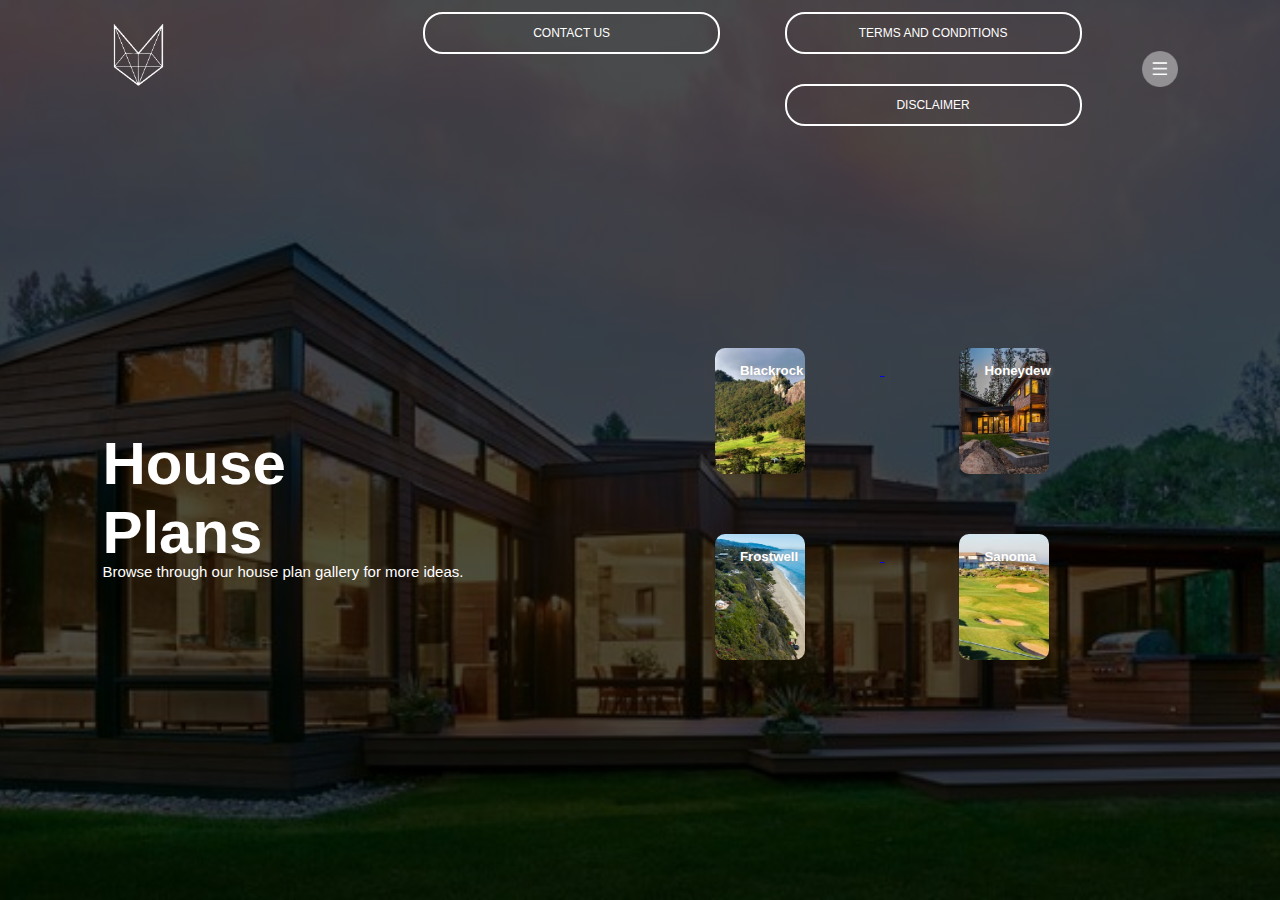
<file: index.html>
<!--
Comments:

-->

<!DOCTYPE html>
<html>
<head>
	  <meta name="viewport" content="width=device-width, initial-scale=1.0">

	  <link rel="stylesheet" href="style.css">

	  <title>HOUSE PLANS</title>

</head>
<body>
     <div class="container">
          <div class="navbar">
               <img src="Img/001.png" class="logo">
               <nav>
                    <ul>
                         <li><a href="007contact.html"><button href="007contact.html" class="btn">CONTACT US</button></a></li>
                         <li><a href="006terms.html"><button href="006terms.html" class="btn">TERMS AND CONDITIONS</button></a></li>
                         <li><a href="005disclaimer.html"><button href="005disclaimer" class="btn">DISCLAIMER</button></a></li>
                    </ul>
               </nav>
               <img src="Img/002.png" class="menu-icon">
         </div>
             <div class="row">
                 <div class="col">
                    <h1>House Plans</h1>
                    <p><br><br><br>Browse through our house plan gallery for more ideas.</p>
                 </div>

                 <div class="col">

                    <a href="001houses.html">
                    <div class="card card1">
                         <h5>Blackrock</h5>
                         <p></p>
                    </div>
                     </a>

                    <a href="002houses.html">
                    <div class="card card2">
                         <h5>Honeydew</h5>
                         <p></p>
                    </div>
                    </a>

                    <br>

                    <a href="003houses.html">
                    <div class="card card3">
                         <h5>Frostwell</h5>
                         <p></p>
                    </div>
                    </a>

                    <a href="004houses.html">
                    <div class="card card4">
                         <h5>Sanoma</h5>
                         <p></p>
                    </div>
                    </a>

                 </div>
             </div>
     </div>
</body>

</html>
</file>
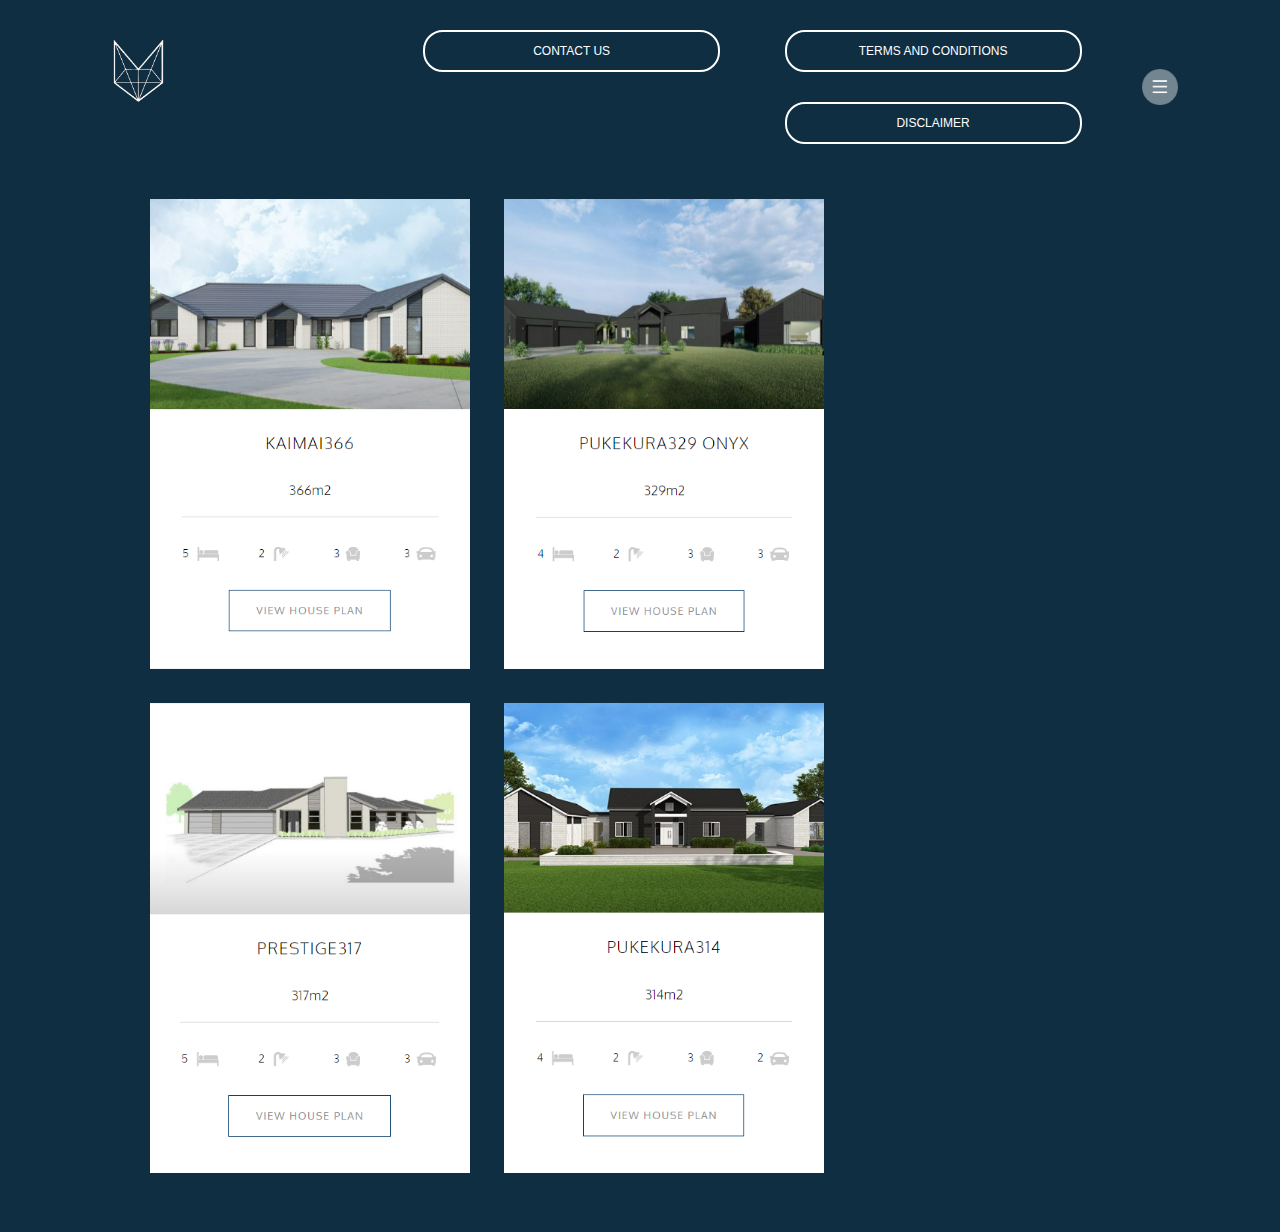
<file: 001houses.html>
<!--
Comments:

-->

<!DOCTYPE html>
<html>
<head>
	  <meta charset="UTF-8">
	  <meta http-equiv="X-UA-Compatible" content="IE=edge">
	  <meta name="viewport" content="width=device-width, initial-scale-1.0">

	  <link rel="stylesheet" type="text/css" href="001houses.css">

	  <title>House Gallery</title>

</head>
<body>

     <div class="container">
          <div class="navbar">
               <a href="index.html"><img src="Img/001.png" class="logo">
               <nav>
                    <ul>
                         <li><a href="007contact.html"><button href="007contact.html" class="btn">CONTACT US</button></a></li>
                         <li><a href="006terms.html"><button href="006terms.html" class="btn">TERMS AND CONDITIONS</button></a></li>
                         <li><a href="005disclaimer.html"><button href="005disclaimer" class="btn">DISCLAIMER</button></a></li>
                    </ul>
               </nav>
               <img src="Img/002.png" class="menu-icon">
         </div>

	<div class="gallery">
		<a href="Img/001gallery/001blackrock/001.png"><img src="Img/001gallery/001blackrock/resize/001.png" ></a>
		<a href="Img/001gallery/001blackrock/002.png"><img src="Img/001gallery/001blackrock/resize/002.png" ></a>
		<a href="Img/001gallery/001blackrock/003.png"><img src="Img/001gallery/001blackrock/resize/003.png" ></a>
		<a href="Img/001gallery/001blackrock/004.png"><img src="Img/001gallery/001blackrock/resize/004.png" ></a>


	</div>

    </div>
</body>
</html>
</file>
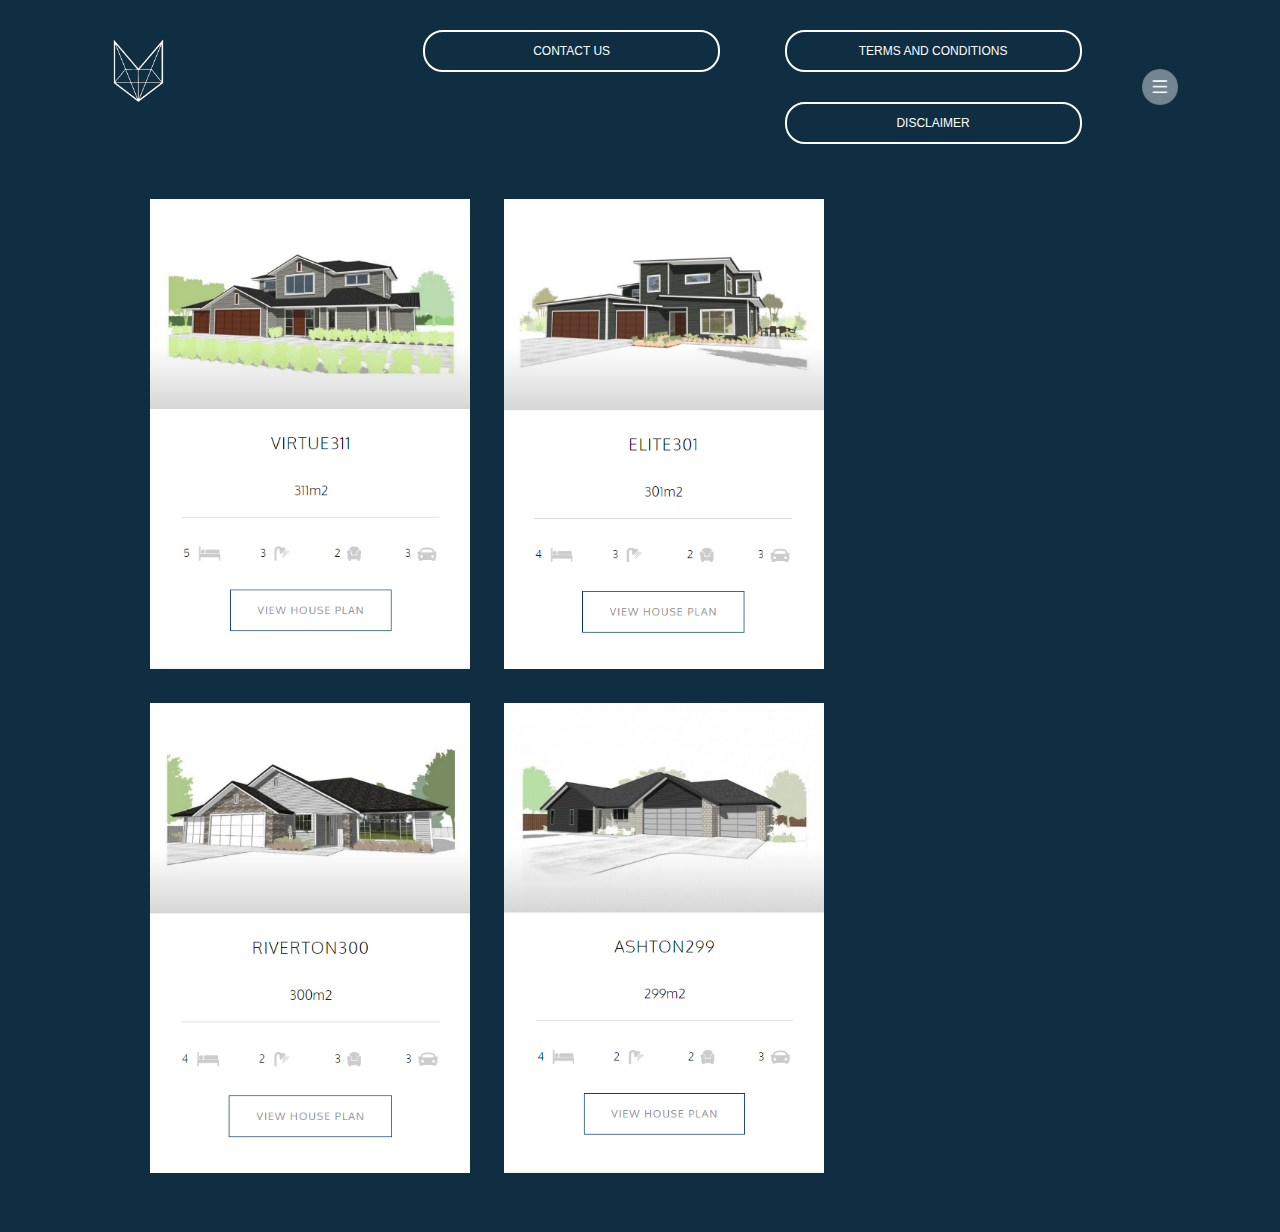
<file: 002houses.html>
<!--
Comments:

-->

<!DOCTYPE html>
<html>
<head>
	  <meta charset="UTF-8">
	  <meta http-equiv="X-UA-Compatible" content="IE=edge">
	  <meta name="viewport" content="width=device-width, initial-scale-1.0">

	  <link rel="stylesheet" type="text/css" href="001houses.css">

	  <title>House Gallery</title>

</head>
<body>

     <div class="container">
          <div class="navbar">
               <a href="index.html"><img src="Img/001.png" class="logo">
               <nav>
                    <ul>
                         <li><a href="007contact.html"><button href="007contact.html" class="btn">CONTACT US</button></a></li>
                         <li><a href="006terms.html"><button href="006terms.html" class="btn">TERMS AND CONDITIONS</button></a></li>
                         <li><a href="005disclaimer.html"><button href="005disclaimer" class="btn">DISCLAIMER</button></a></li>
                    </ul>
               </nav>
               <img src="Img/002.png" class="menu-icon">
         </div>

	<div class="gallery">
		<a href="Img/001gallery/002honeydew/001.png"><img src="Img/001gallery/002honeydew/resize/001.png" ></a>
		<a href="Img/001gallery/002honeydew/002.png"><img src="Img/001gallery/002honeydew/resize/002.png" ></a>
		<a href="Img/001gallery/002honeydew/003.png"><img src="Img/001gallery/002honeydew/resize/003.png" ></a>
		<a href="Img/001gallery/002honeydew/004.png"><img src="Img/001gallery/002honeydew/resize/004.png" ></a>


	</div>

    </div>
</body>
</html>
</file>
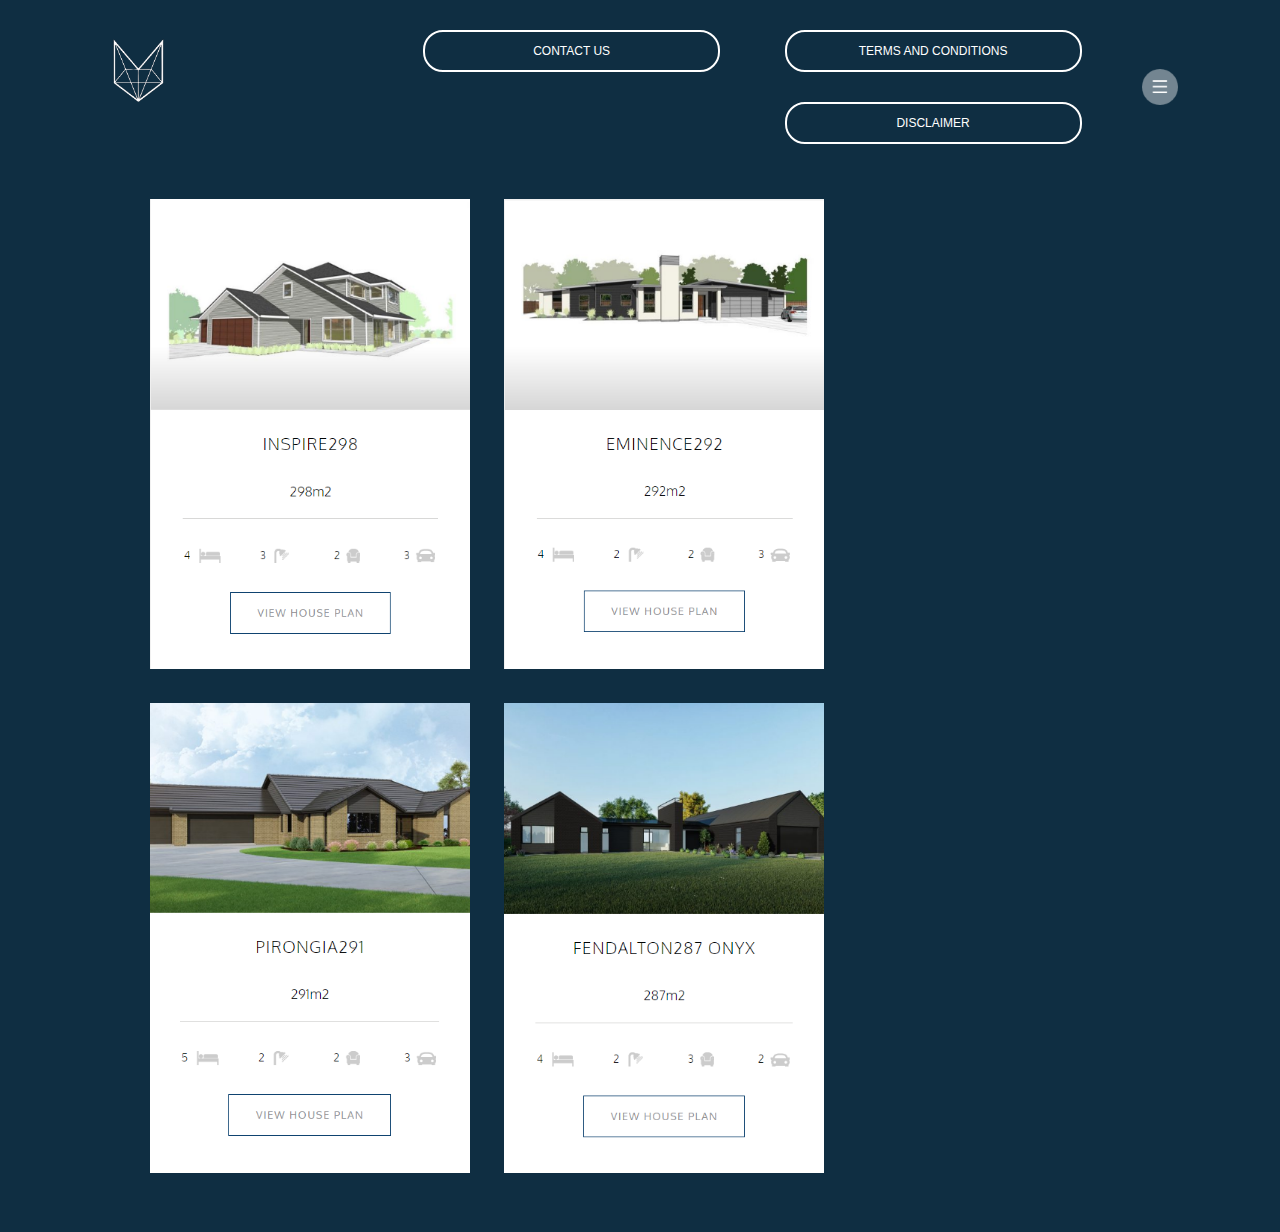
<file: 003houses.html>
<!--
Comments:

-->

<!DOCTYPE html>
<html>
<head>
	  <meta charset="UTF-8">
	  <meta http-equiv="X-UA-Compatible" content="IE=edge">
	  <meta name="viewport" content="width=device-width, initial-scale-1.0">

	  <link rel="stylesheet" type="text/css" href="001houses.css">

	  <title>House Gallery</title>

</head>
<body>

     <div class="container">
          <div class="navbar">
               <a href="index.html"><img src="Img/001.png" class="logo">
               <nav>
                    <ul>
                         <li><a href="007contact.html"><button href="007contact.html" class="btn">CONTACT US</button></a></li>
                         <li><a href="006terms.html"><button href="006terms.html" class="btn">TERMS AND CONDITIONS</button></a></li>
                         <li><a href="005disclaimer.html"><button href="005disclaimer" class="btn">DISCLAIMER</button></a></li>
                    </ul>
               </nav>
               <img src="Img/002.png" class="menu-icon">
         </div>

	<div class="gallery">
		<a href="Img/001gallery/003frostwell/001.png"><img src="Img/001gallery/003frostwell/resize/001.png" ></a>
		<a href="Img/001gallery/003frostwell/002.png"><img src="Img/001gallery/003frostwell/resize/002.png" ></a>
		<a href="Img/001gallery/003frostwell/003.png"><img src="Img/001gallery/003frostwell/resize/003.png" ></a>
		<a href="Img/001gallery/003frostwell/004.png"><img src="Img/001gallery/003frostwell/resize/004.png" ></a>


	</div>

    </div>
</body>
</html>
</file>
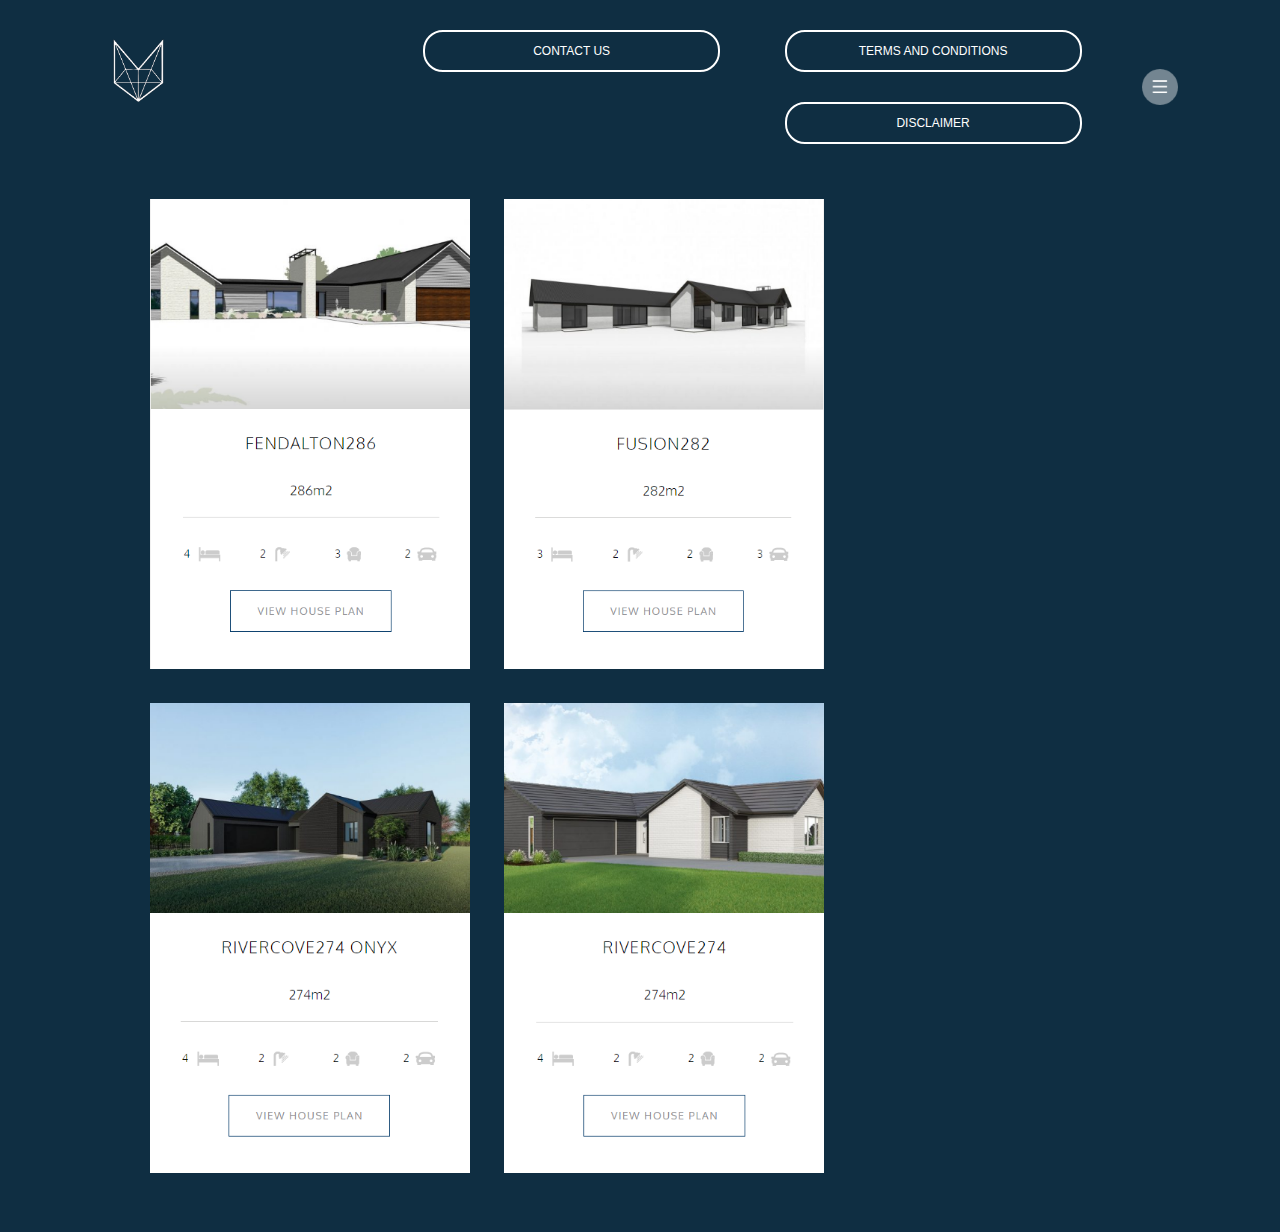
<file: 004houses.html>
<!--
Comments:

-->

<!DOCTYPE html>
<html>
<head>
	  <meta charset="UTF-8">
	  <meta http-equiv="X-UA-Compatible" content="IE=edge">
	  <meta name="viewport" content="width=device-width, initial-scale-1.0">

	  <link rel="stylesheet" type="text/css" href="001houses.css">

	  <title>House Gallery</title>

</head>
<body>

     <div class="container">
          <div class="navbar">
               <a href="index.html"><img src="Img/001.png" class="logo">
               <nav>
                    <ul>
                         <li><a href="007contact.html"><button href="007contact.html" class="btn">CONTACT US</button></a></li>
                         <li><a href="006terms.html"><button href="006terms.html" class="btn">TERMS AND CONDITIONS</button></a></li>
                         <li><a href="005disclaimer.html"><button href="005disclaimer" class="btn">DISCLAIMER</button></a></li>
                    </ul>
               </nav>
               <img src="Img/002.png" class="menu-icon">
         </div>

	<div class="gallery">
		<a href="Img/001gallery/004sanoma/001.png"><img src="Img/001gallery/004sanoma/resize/001.png" ></a>
		<a href="Img/001gallery/004sanoma/002.png"><img src="Img/001gallery/004sanoma/resize/002.png" ></a>
		<a href="Img/001gallery/004sanoma/003.png"><img src="Img/001gallery/004sanoma/resize/003.png" ></a>
		<a href="Img/001gallery/004sanoma/004.png"><img src="Img/001gallery/004sanoma/resize/004.png" ></a>

	</div>

    </div>
</body>
</html>
</file>
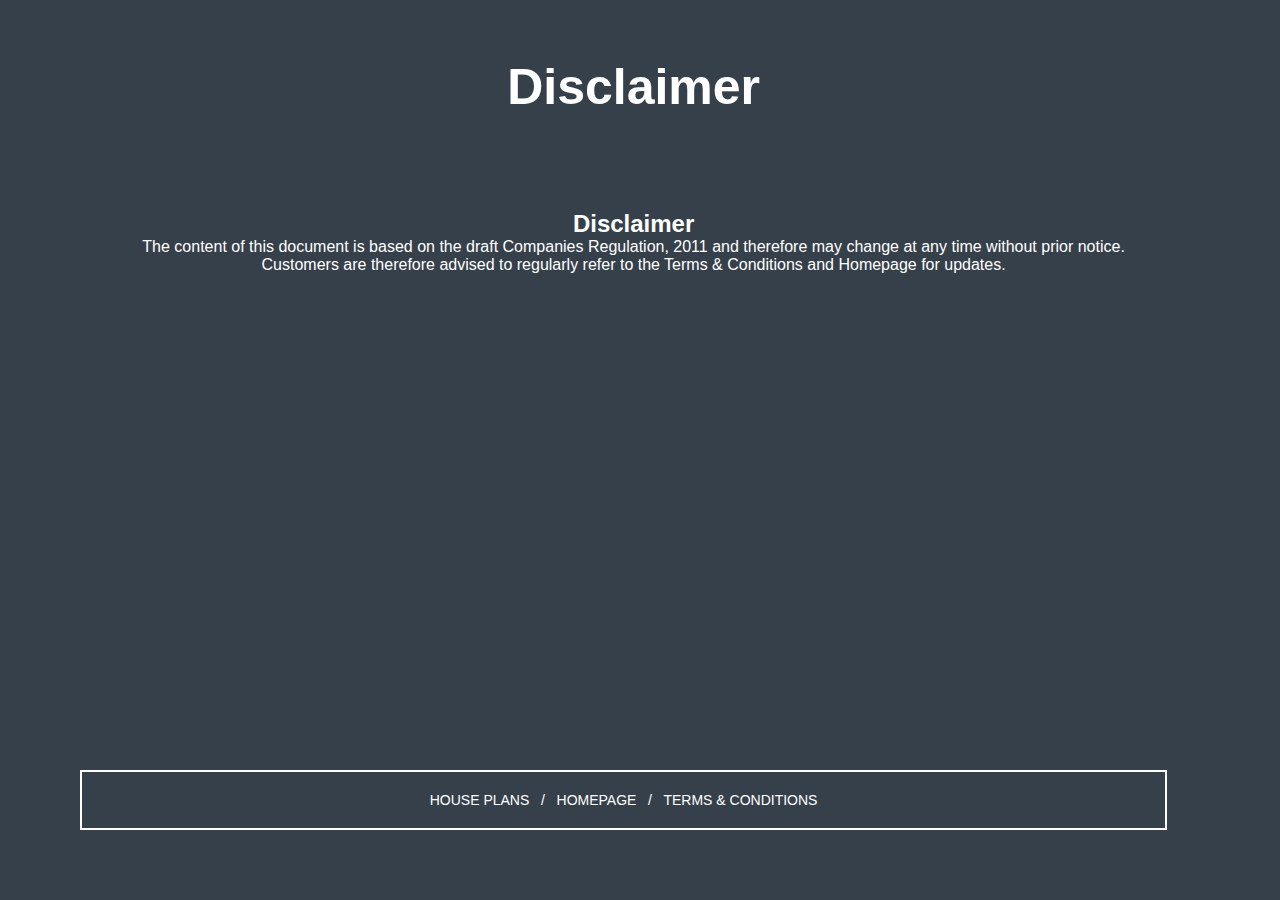
<file: 005disclaimer.html>
<!--
Comments:

-->

<!DOCTYPE html>
<html>
<head>

<title>Disclaimer</title>

<link rel="stylesheet" href="005disclaimer.css">

</head>

<body>

<h1><br><b>Disclaimer</b><br><br></h1>

<br><br>
<h2>Disclaimer</h2>

<p>The content of this document is based on the draft Companies Regulation, 2011 and therefore may change at any time without prior notice.<br> Customers are therefore advised to regularly refer to the Terms & Conditions and Homepage for updates.</p>

<br><br><br><br>
<br><br><br><br>
<br><br><br><br>
<br><br><br><br>
<br><br><br><br>
<br><br><br><br>
<br><br><br><br>



</body>

<footer>
	<br><br>
	<p>
	 HOUSE PLANS &nbsp; / &nbsp; <a href="index.html">HOMEPAGE</a>  &nbsp; / &nbsp; <a href="zz002terms.html">TERMS &amp; CONDITIONS</a>
	</p>
	<br><br>
</footer>


</html>
</file>
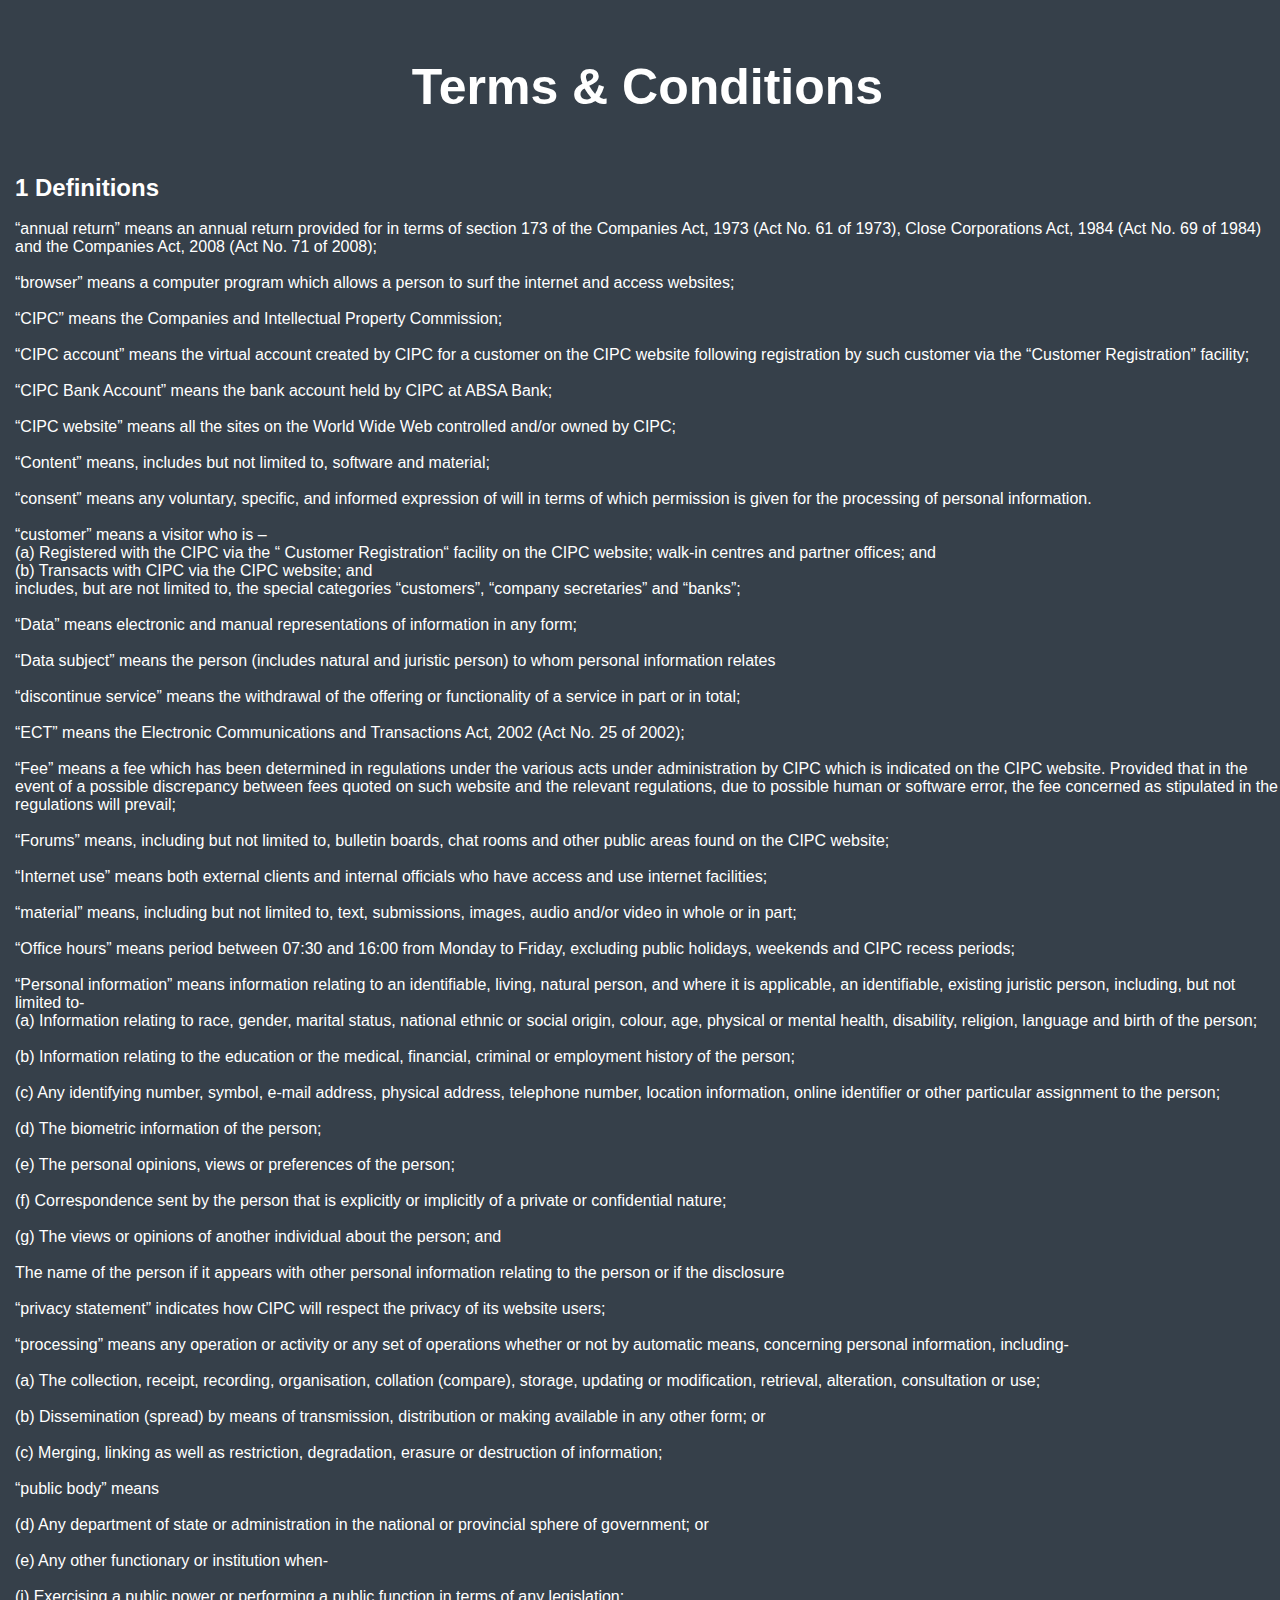
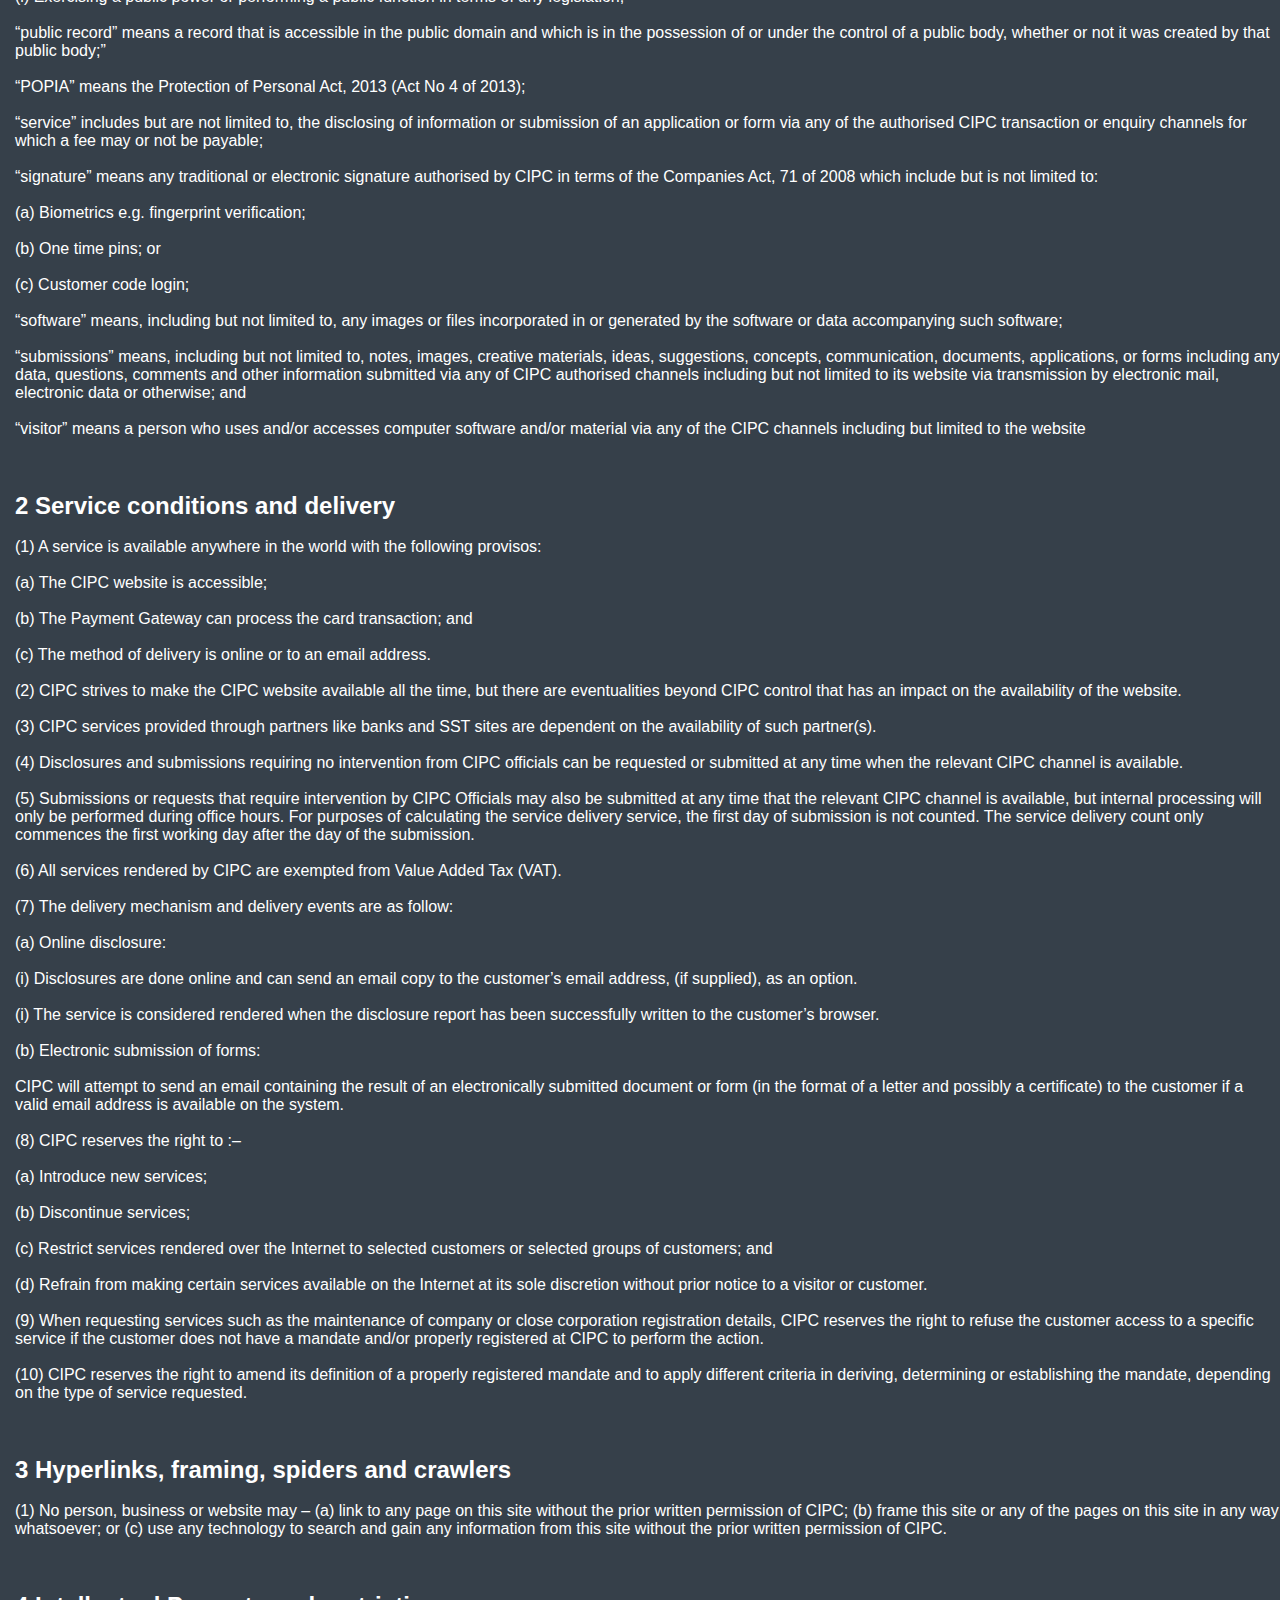
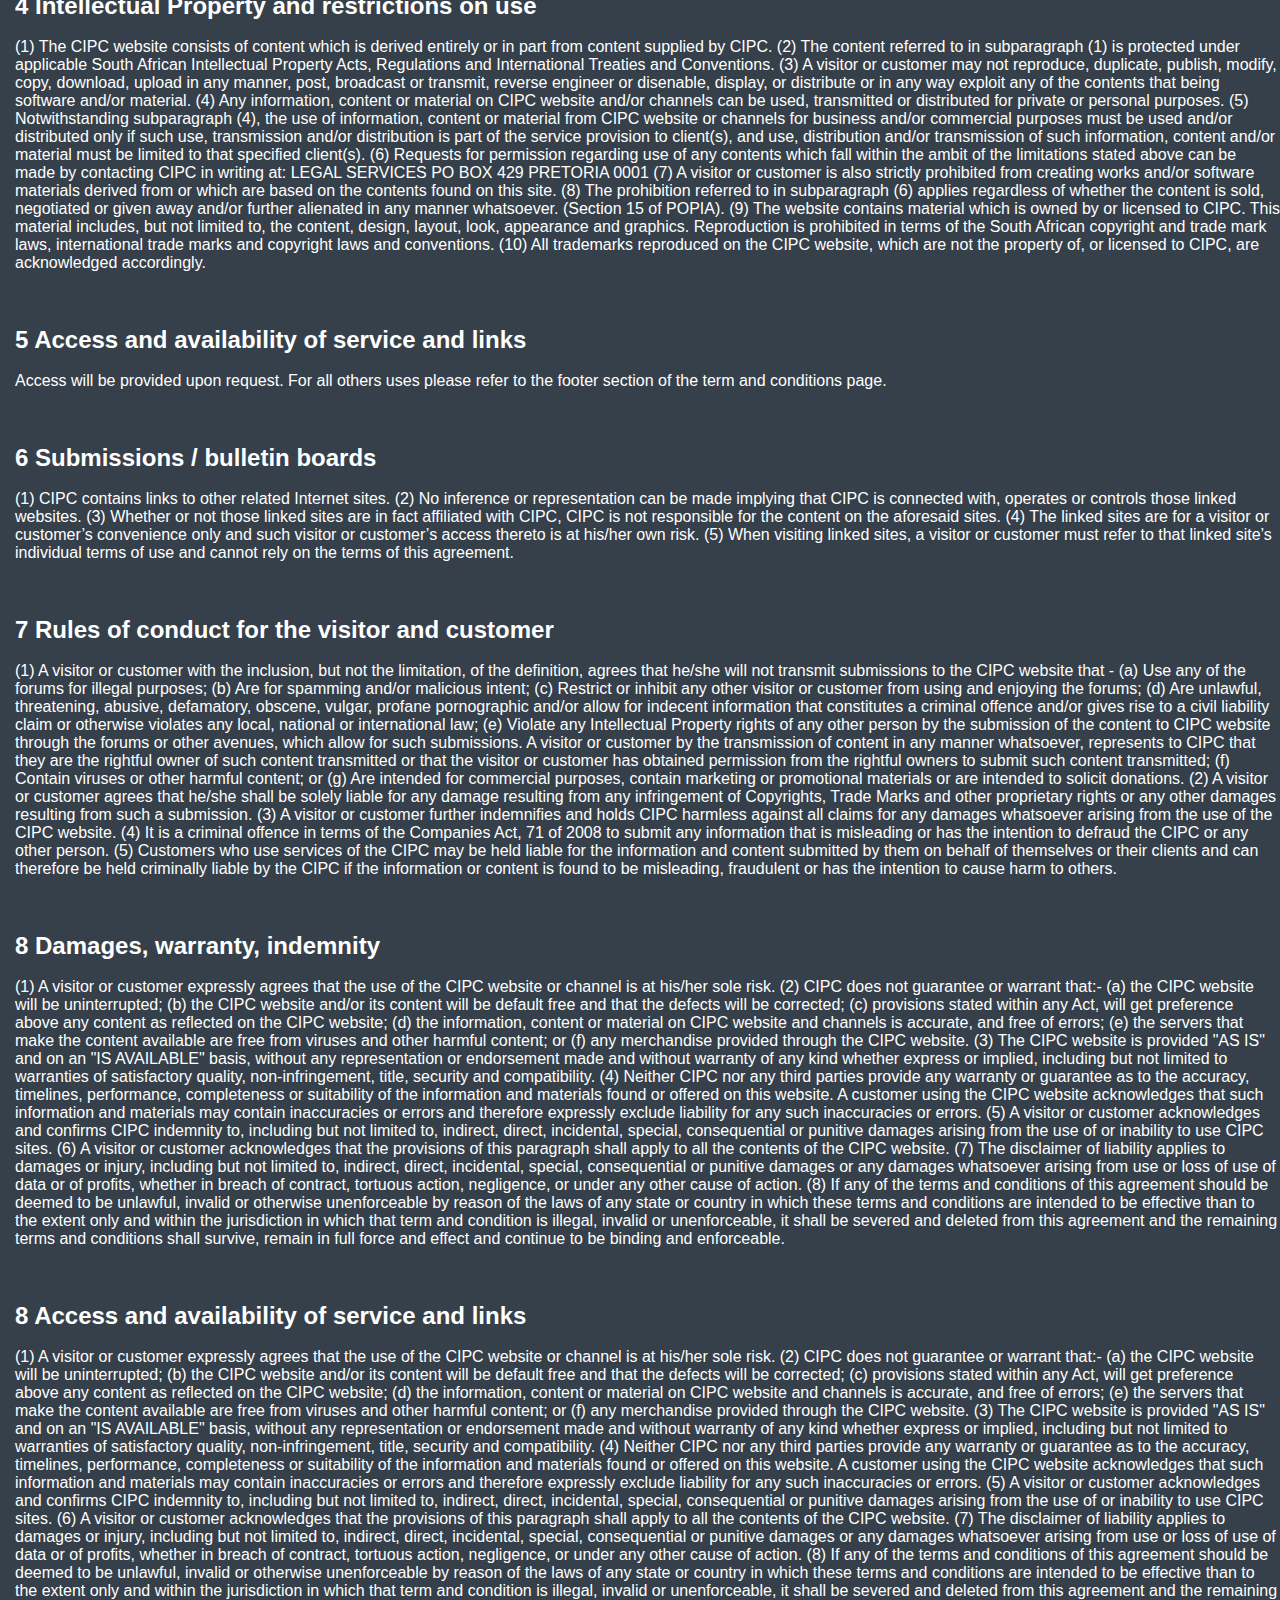
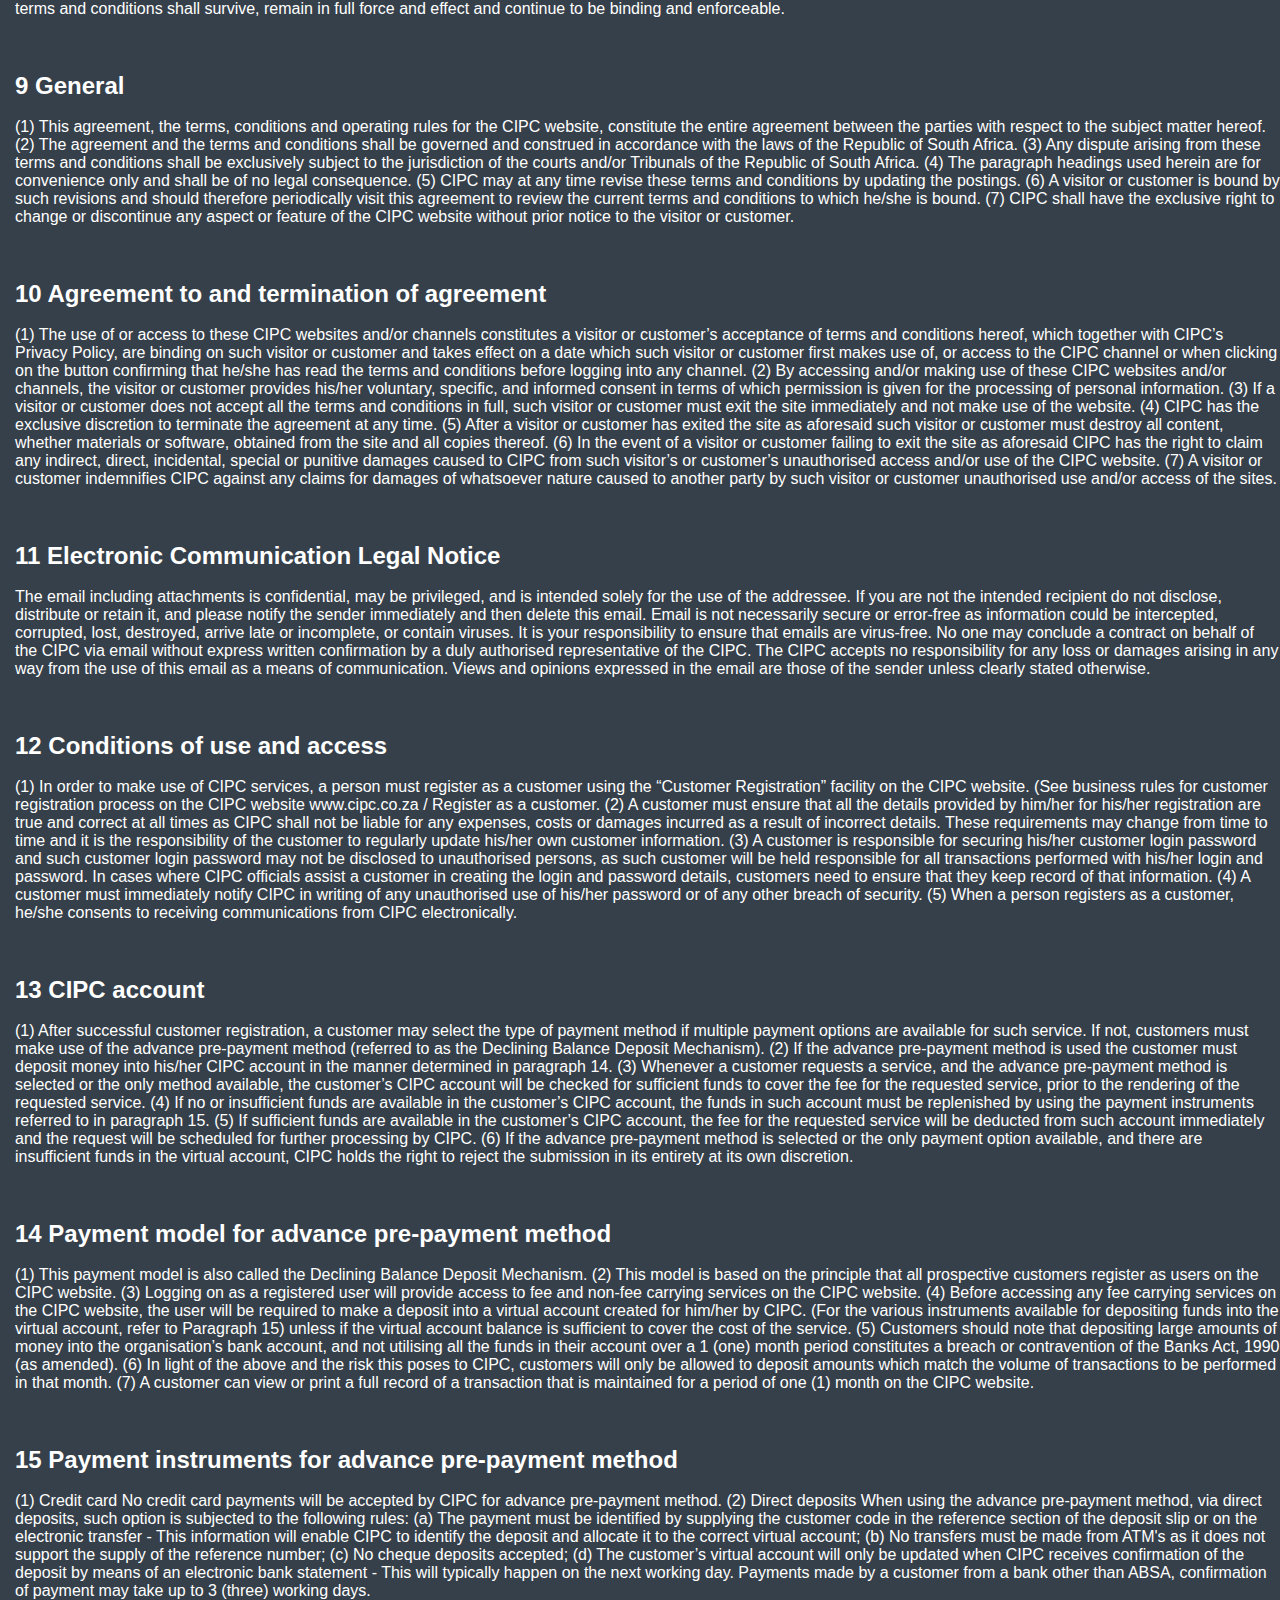
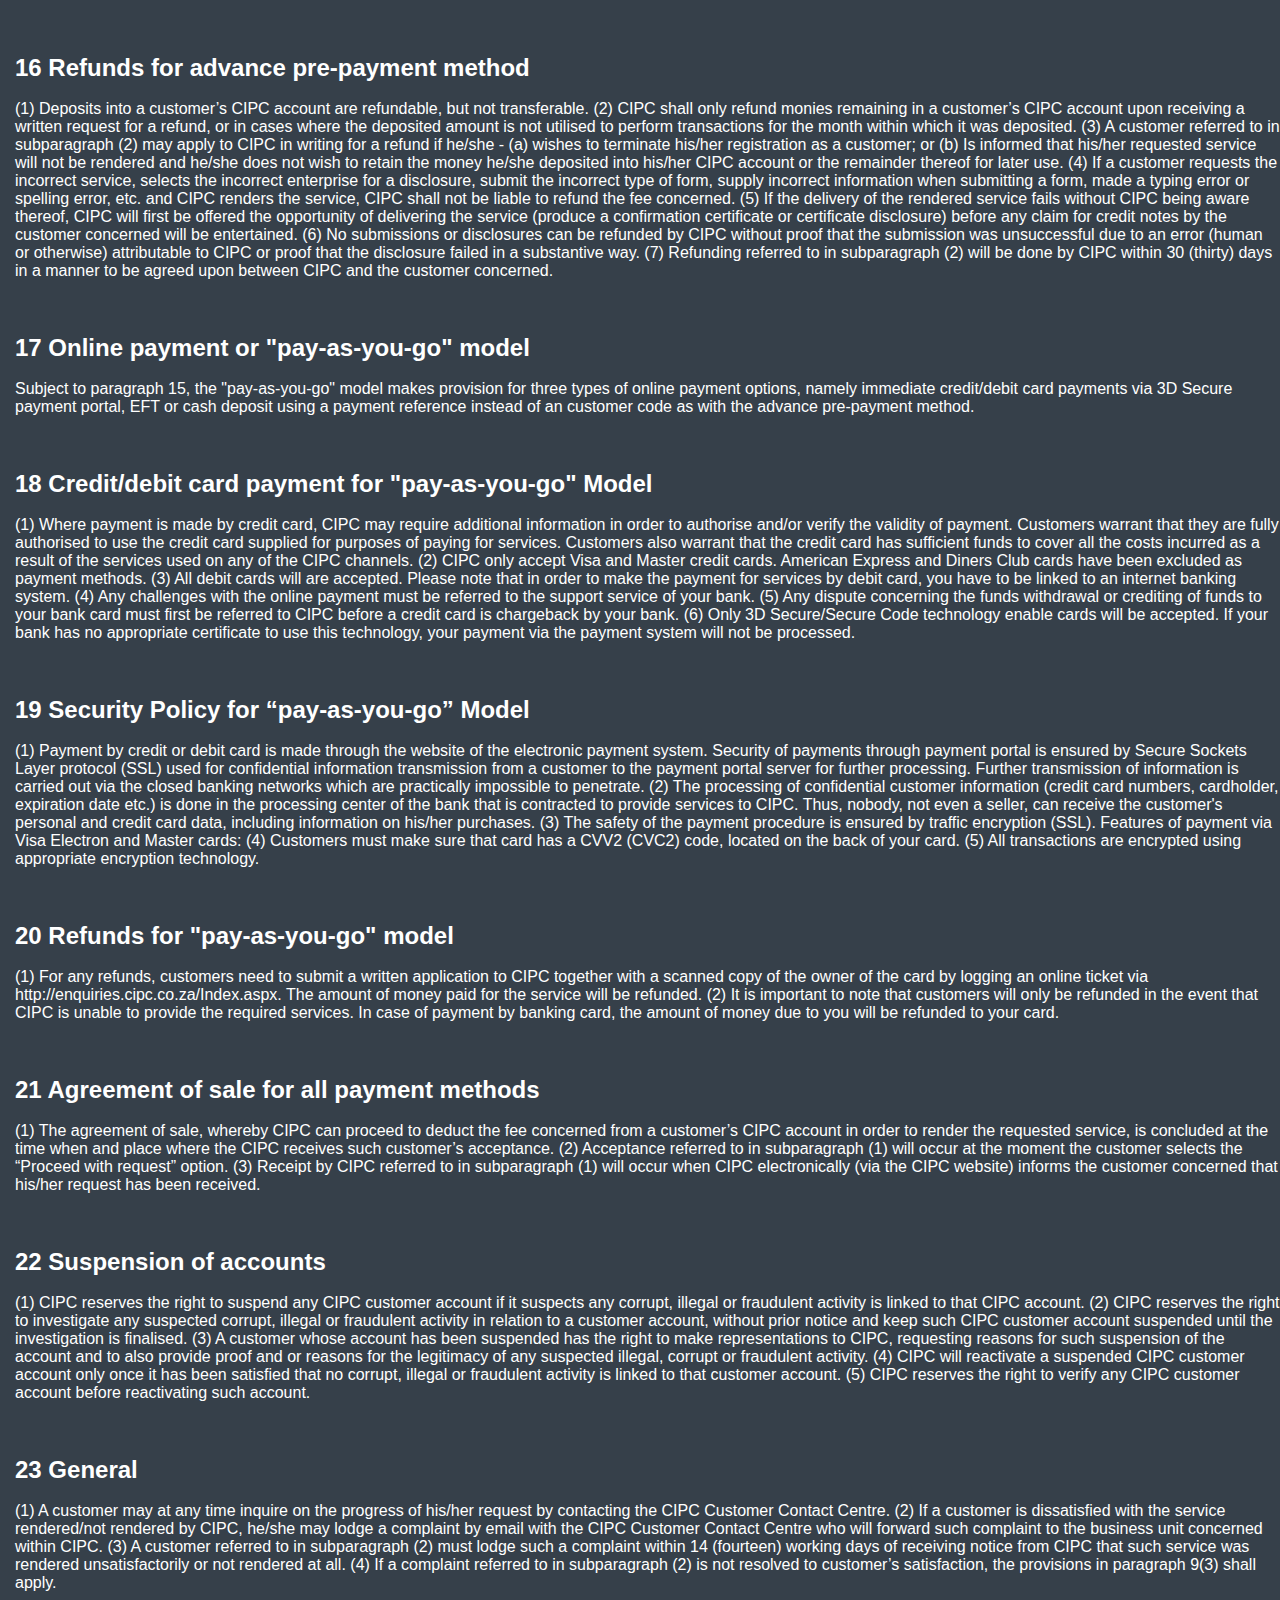
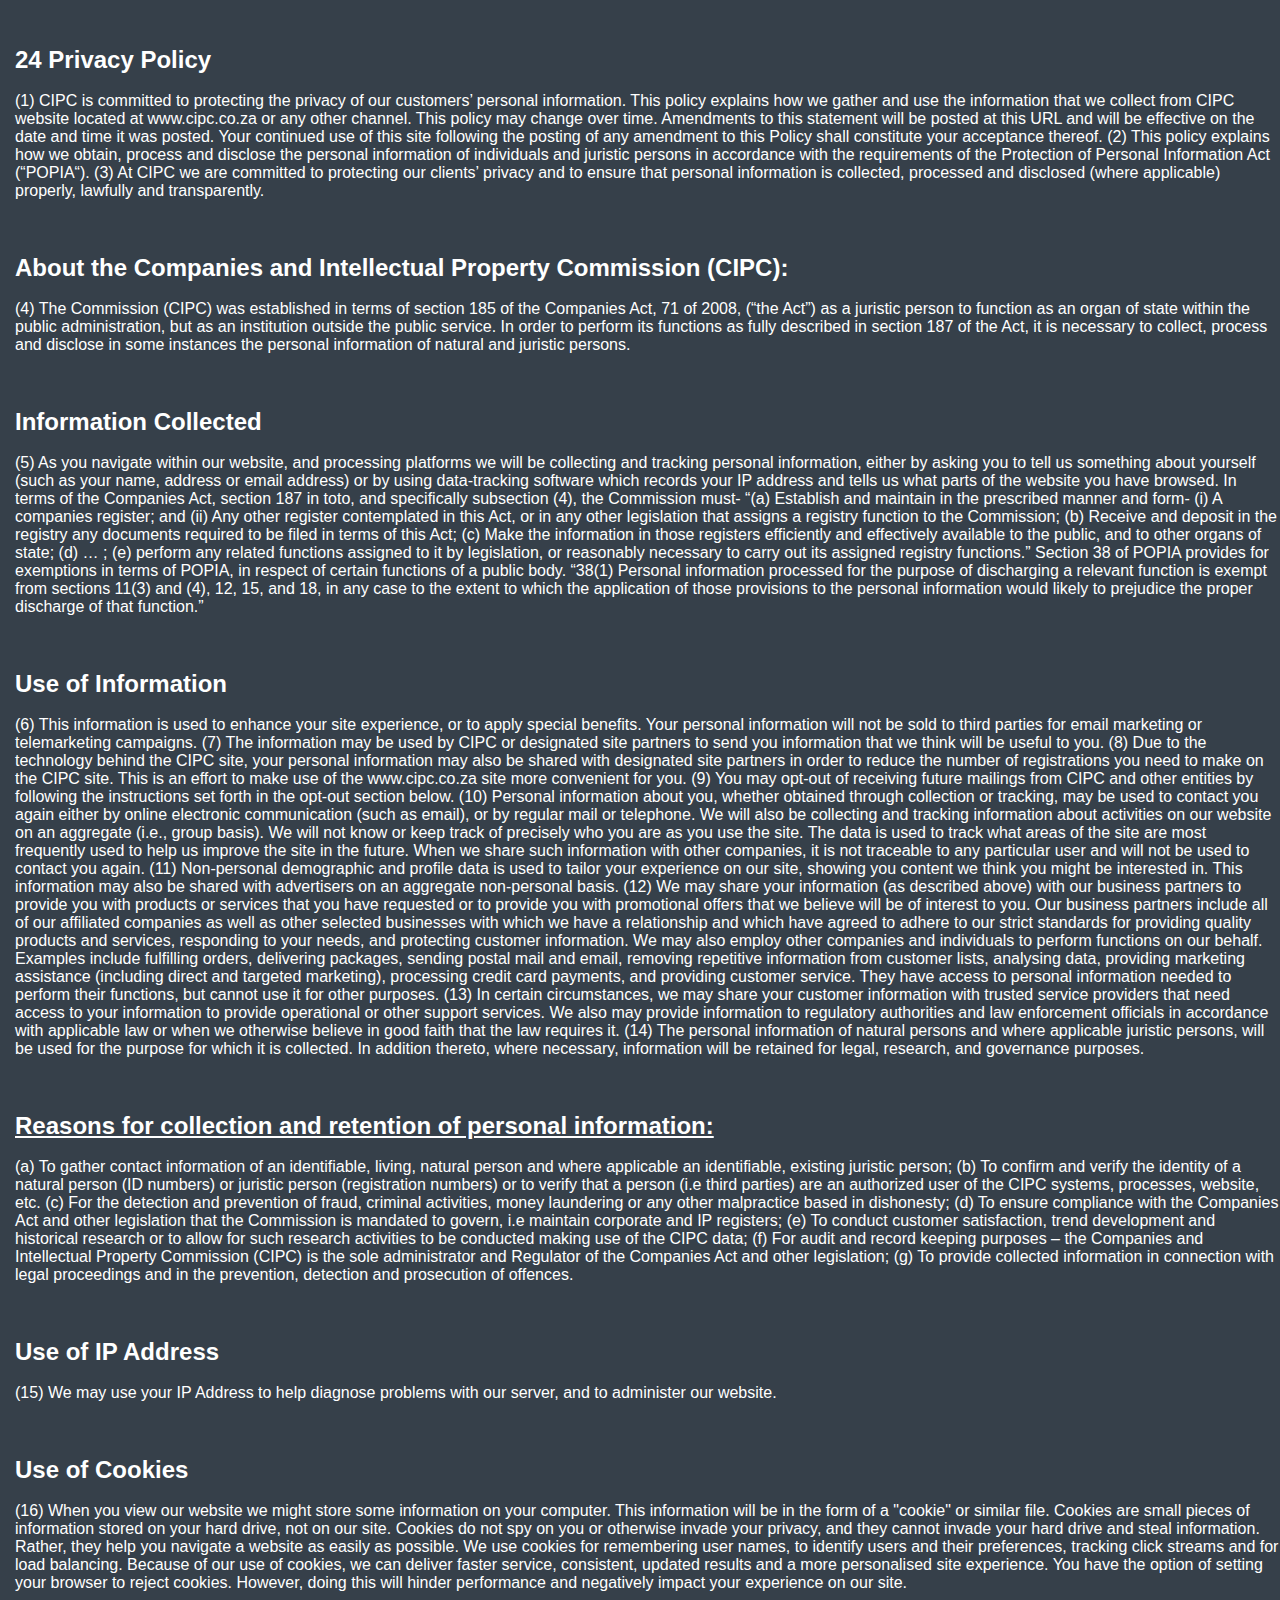
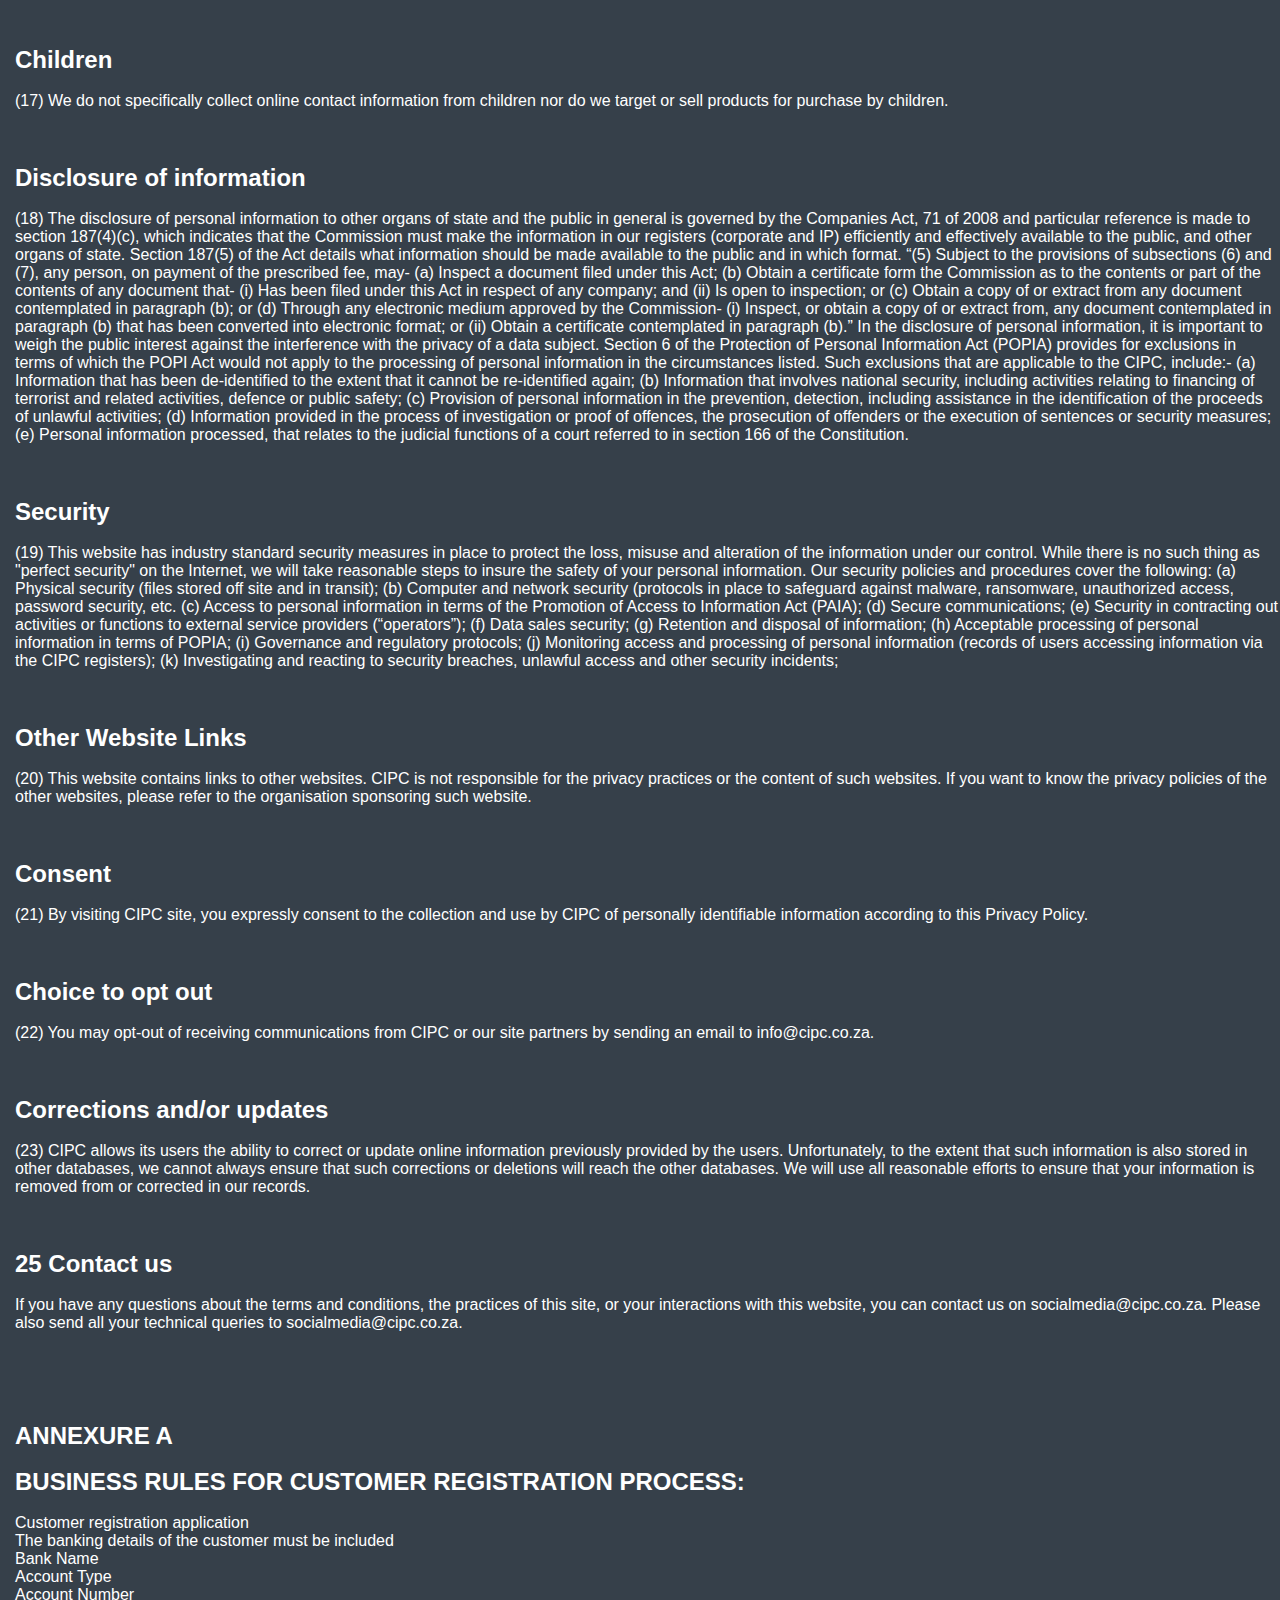
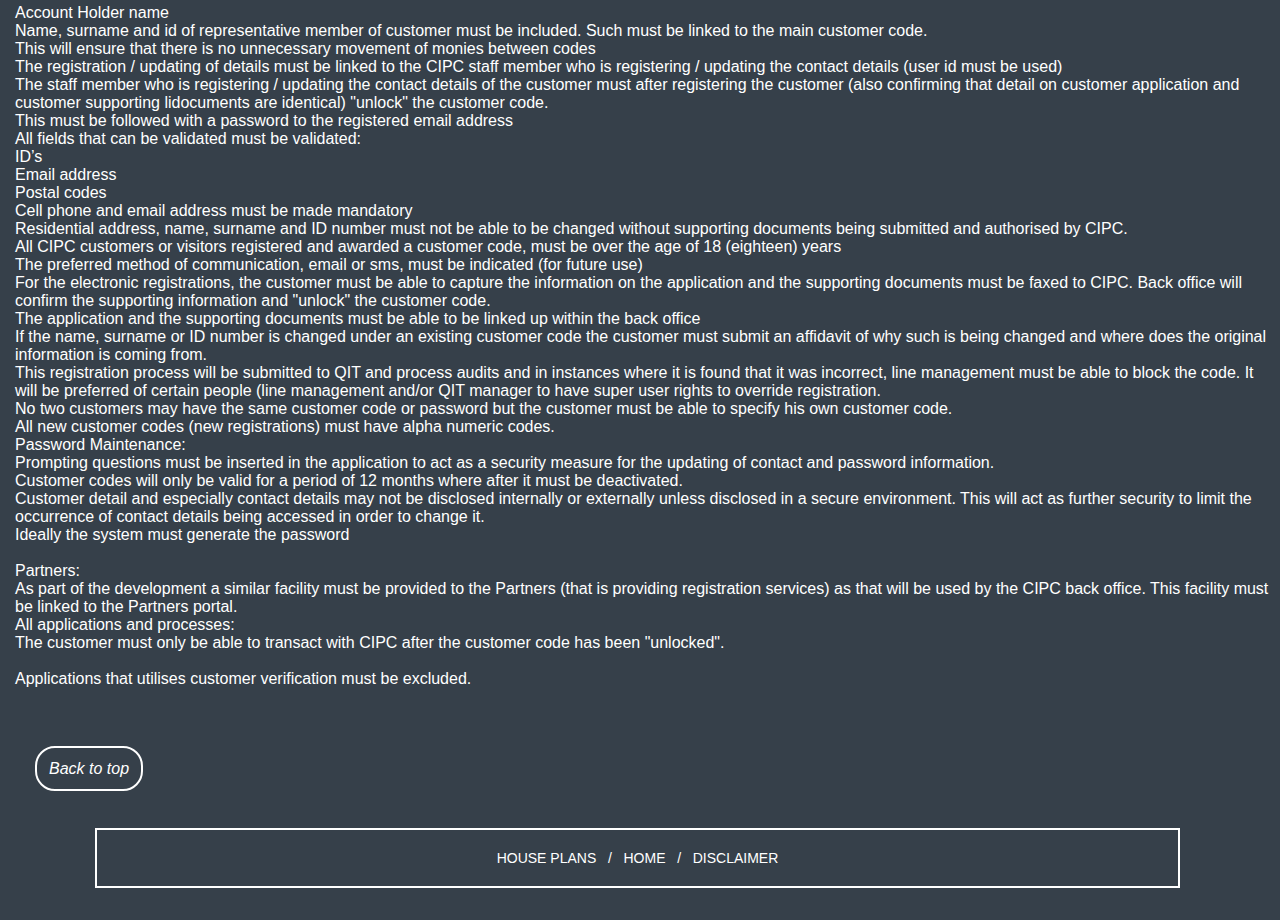
<file: 006terms.html>
<!--
Comments:

-->

<!DOCTYPE html>
<html>
<head>

<title>Terms and Conditions</title>

<link rel="stylesheet" href="006terms.css">

</head>

	
<body>
	
	
<h1><br><b>Terms & Conditions</b><br><br></h1>
<ul style="list-style-type: none">
<li><h2><b>1 Definitions</b></h2></li>
<br>
<p>
“annual return” means an annual return provided for in terms of section 173 of the Companies Act, 1973 (Act No. 61 of 1973), Close Corporations Act, 1984 (Act No. 69 of 1984) and the Companies Act, 2008 (Act No. 71 of 2008); <br>
<br>
“browser” means a computer program which allows a person to surf the internet and access websites;<br>
<br>
“CIPC” means the Companies and Intellectual Property Commission;<br>
<br>
“CIPC account” means the virtual account created by CIPC for a customer on the CIPC website following registration by such customer via the “Customer Registration” facility;<br>
<br>
“CIPC Bank Account” means the bank account held by CIPC at ABSA Bank;<br>
<br>
“CIPC website” means all the sites on the World Wide Web controlled and/or owned by CIPC;<br>
<br>
“Content” means, includes but not limited to, software and material;<br>
<br>
“consent” means any voluntary, specific, and informed expression of will in terms of which permission is given for the processing of personal information.<br>
<br>
“customer” means a visitor who is – <br>
        (a) Registered with the CIPC via the “ Customer Registration“ facility on the CIPC website; walk-in centres and partner offices; and <br>
        (b) Transacts with CIPC via the CIPC website; and <br>
includes, but are not limited to, the special categories “customers”, “company secretaries” and “banks”;<br>
<br>
“Data” means electronic and manual representations of information in any form;<br>
<br>
“Data subject” means the person (includes natural and juristic person) to whom personal information relates<br>
<br>
“discontinue service” means the withdrawal of the offering or functionality of a service in part or in total;<br>
<br>
“ECT” means the Electronic Communications and Transactions Act, 2002 (Act No. 25 of 2002);<br>
<br>
“Fee” means a fee which has been determined in regulations under the various acts under administration by CIPC which is indicated on the CIPC website. Provided that in the event of a possible discrepancy between fees quoted on such website and the relevant regulations, due to possible human or software error, the fee concerned as stipulated in the regulations will prevail;<br>
<br>
“Forums” means, including but not limited to, bulletin boards, chat rooms and other public areas found on the CIPC website;<br>
<br>
“Internet use” means both external clients and internal officials who have access and use internet facilities;<br>
<br>
“material” means, including but not limited to, text, submissions, images, audio and/or video in whole or in part;<br>
<br>
“Office hours” means period between 07:30 and 16:00 from Monday to Friday, excluding public holidays, weekends and CIPC recess periods;<br>
<br>
“Personal information” means information relating to an identifiable, living, natural person, and where it is applicable, an identifiable, existing juristic person, including, but not limited to-<br>
           (a)  Information relating to race, gender, marital status, national ethnic or social origin, colour, age, physical or mental health, disability, religion, language and birth of the person;<br>
<br>
           (b)  Information relating to the education or the medical, financial, criminal or employment history of the person;<br>
<br>
           (c)   Any identifying number, symbol, e-mail address, physical address, telephone number, location information, online identifier or other particular assignment to the person;<br>
<br>
           (d)  The biometric information of the person;<br>
<br>
           (e)  The personal opinions, views or preferences of the person;<br>
<br>
           (f)    Correspondence sent by the person that is explicitly or implicitly of a private or confidential nature;<br>
<br>
           (g)  The views or opinions of another individual about the person; and<br>
<br>
The name of the person if it appears with other personal information relating to the person or if the disclosure<br>
<br>
 “privacy statement” indicates how CIPC will respect the privacy of its website users;<br>
<br>
“processing” means any operation or activity or any set of operations whether or not by automatic means, concerning personal information, including-<br>
<br>
               (a)  The collection, receipt, recording, organisation, collation (compare), storage, updating or modification, retrieval, alteration, consultation or use;<br>
<br>
               (b)  Dissemination (spread) by means of transmission, distribution or making available in any other form; or<br>
<br>
                (c)   Merging, linking as well as restriction, degradation, erasure or destruction of information;<br>
<br>
“public body” means<br>
<br>
                (d)  Any department of state or administration in the national or provincial sphere of government; or<br>
<br>
                (e)  Any other functionary or institution when-<br>
<br>
                          (i)            Exercising a public power or performing a public function in terms of any legislation;<br>
<br>
  “public record” means a record that is accessible in the public domain and which is  in the possession of or under the control of a public body, whether or not it was created by that public body;”<br>
<br>
“POPIA” means the Protection of Personal Act, 2013 (Act No 4 of 2013);<br>
<br>
 “service” includes but are not limited to, the disclosing of information or submission of an application or form via any of the authorised CIPC transaction or enquiry channels for which a fee may or not be  payable;<br>
<br>
“signature” means any traditional or electronic signature authorised by CIPC in terms of the Companies Act, 71 of 2008 which include but is not limited to:<br>
<br>
                   (a)  Biometrics e.g. fingerprint verification;<br>
<br>
                   (b)  One time pins; or<br>
<br>
                   (c)  Customer code login;<br>
<br>
“software” means, including but not limited to, any images or files incorporated in or generated by the software or data accompanying such software;<br>
<br>
“submissions” means, including but not limited to, notes, images, creative materials, ideas, suggestions, concepts, communication, documents, applications, or forms including any data, questions, comments and other information submitted via any of CIPC authorised channels including but not limited to its website via transmission by electronic mail, electronic data or otherwise; and<br>
<br>
“visitor” means a person who uses and/or accesses computer software and/or material via any of the CIPC channels including but limited to the website<br>
</p>



<br><br><br>
<li><h2><b>2 Service conditions and delivery</b></h2></li>
<br>
<p>
(1)      A service is available anywhere in the world with the following provisos:<br>
<br>
     (a)      The CIPC website is accessible;<br>
<br>
     (b)      The Payment Gateway can process the card transaction; and<br>
<br>
     (c)      The method of delivery is online or to an email address.<br>
<br>
(2)      CIPC strives to make the CIPC website available all the time, but there are eventualities beyond CIPC control that has an impact on the availability of the website.<br>
<br>
(3)      CIPC services provided through partners like banks and SST sites are dependent on the availability of such partner(s).<br>
<br>
(4)      Disclosures and submissions requiring no intervention from CIPC officials can be requested or submitted at any time when the relevant CIPC channel is available.<br>
<br>
(5)      Submissions or requests that require intervention by CIPC Officials may also be submitted at any time that the relevant CIPC channel is available, but internal processing will only be performed during office hours. For purposes of calculating the service delivery service, the first day of submission is not counted. The service delivery count only commences the first working day after the day of the submission.<br>
<br>
(6)      All services rendered by CIPC are exempted from Value Added Tax (VAT).<br>
<br>
(7)      The delivery mechanism and delivery events are as follow:<br>
<br>
(a)      Online disclosure:<br>
<br>
              (i)   Disclosures are done online and can send an email copy to the customer’s email address, (if supplied), as an option.<br>
<br>
               (i)   The service is considered rendered when the disclosure report has been successfully written to the customer’s browser.<br>
<br>
(b)       Electronic submission of forms:<br>
<br>
CIPC will attempt to send an email containing the result of an electronically submitted document or form (in the format of a letter and possibly a certificate) to the customer if a valid email address is available on the system.<br>
<br>
(8)      CIPC reserves the right to :–<br>
<br>
  (a) Introduce new services;<br>
<br>
  (b) Discontinue services;<br>
<br>
  (c) Restrict services rendered over the Internet to selected customers or selected groups of customers; and<br>
<br>
   (d) Refrain from making certain services available on the Internet at its sole discretion without prior notice to a visitor or customer.<br>
<br>
(9)       When requesting services such as the maintenance of company or close corporation registration details, CIPC reserves the right to refuse the customer access to a specific service if the customer does not have a mandate and/or properly registered at CIPC to perform the action.<br>
<br>
(10)    CIPC reserves the right to amend its definition of a properly registered mandate and to apply different criteria in deriving, determining or establishing the mandate, depending on the type of service requested.<br>
</p>



<br><br><br>
<li><h2><b>3 Hyperlinks, framing, spiders and crawlers</b></h2></li>
<br>
<p>
(1)  No person, business or website may –

(a)      link to any page on this site without the prior written permission of CIPC;

(b)      frame this site or any of the pages on this site in any way whatsoever; or

(c)      use any technology to search and gain any information from this site without the prior written permission of CIPC.
</p>



<br><br><br>
<li><h2><b>4 Intellectual Property and restrictions on use</b></h2></li>
<br>
<p>
(1)      The CIPC website consists of content which is derived entirely or in part from content supplied by CIPC.

(2)      The content referred to in subparagraph (1) is protected under applicable South African Intellectual Property Acts, Regulations and International Treaties and Conventions.

(3)      A visitor or customer may not reproduce, duplicate, publish, modify, copy, download, upload in any manner, post, broadcast or transmit, reverse engineer or disenable, display, or distribute or in any way exploit any of the contents that being software and/or material.

(4)      Any information, content or material on CIPC website and/or channels can be used, transmitted or distributed for private or personal purposes.

(5)      Notwithstanding subparagraph (4), the use of information, content or material from CIPC website or channels for business and/or commercial purposes must be used and/or distributed only if such use, transmission and/or distribution is part of the service provision to client(s), and use, distribution and/or transmission of such information, content and/or material must be limited to that specified client(s).

(6)      Requests for permission regarding use of any contents which fall within the ambit of the limitations stated above can be made by contacting CIPC in writing at:

 LEGAL SERVICES
PO BOX 429
PRETORIA
0001

(7)      A visitor or customer is also strictly prohibited from creating works and/or software materials derived from or which are based on the contents found on this site.

(8)      The prohibition referred to in subparagraph (6) applies regardless of whether the content is sold, negotiated or given away and/or further alienated in any manner whatsoever. (Section 15 of POPIA). 

(9)      The website contains material which is owned by or licensed to CIPC. This material includes, but not limited to, the content, design, layout, look, appearance and graphics. Reproduction is prohibited in terms of the South African copyright and trade mark laws, international trade marks and copyright laws and conventions.

(10)    All trademarks reproduced on the CIPC website, which are not the property of, or licensed to CIPC, are acknowledged accordingly.
</p>



<br><br><br>
<li><h2><b>5 Access and availability of service and links</b></h2></li>
<br>
<p>
  Access will be provided upon request.
  For all others uses please refer to the footer section of the term and conditions page.
</p>



<br><br><br>
<li><h2><b>6 Submissions / bulletin boards</b></h2></li>
<br>
<p>
(1)      CIPC contains links to other related Internet sites.

(2)      No inference or representation can be made implying that CIPC is connected with, operates or controls those linked websites.

(3)      Whether or not those linked sites are in fact affiliated with CIPC, CIPC is not responsible for the content on the aforesaid sites.

(4)      The linked sites are for a visitor or customer’s convenience only and such visitor or customer’s access thereto is at his/her own risk.

(5)      When visiting linked sites, a visitor or customer must refer to that linked site’s individual terms of use and cannot rely on the terms of this agreement.
</p>



<br><br><br>
<li><h2><b>7 Rules of conduct for the visitor and customer</b></h2></li>
<br>
<p>
(1)      A visitor or customer with the inclusion, but not the limitation, of the definition, agrees that he/she will not transmit submissions to the CIPC website that -

(a)    Use any of the forums for illegal purposes;

(b)    Are for spamming and/or malicious intent;

(c)    Restrict or inhibit any other visitor or customer from using and enjoying the forums;

(d)    Are unlawful, threatening, abusive, defamatory, obscene, vulgar, profane pornographic and/or allow for indecent information that constitutes a criminal offence and/or gives rise to a civil liability claim or otherwise violates any local, national or international law;

(e)    Violate any Intellectual Property rights of any other person by the submission of the content to CIPC website through the forums or other avenues, which allow for such submissions. A visitor or customer by the transmission of content in any manner whatsoever, represents to CIPC that they are the rightful owner of such content transmitted or that the visitor or customer has obtained permission from the rightful owners to submit such content transmitted;

(f)     Contain viruses or other harmful content; or

(g)    Are intended for commercial purposes, contain marketing or promotional materials or are intended to solicit donations.

(2)      A visitor or customer agrees that he/she shall be solely liable for any damage resulting from any infringement of Copyrights, Trade Marks and other proprietary rights or any other damages resulting from such a submission.

(3)      A visitor or customer further indemnifies and holds CIPC harmless against all claims for any damages whatsoever arising from the use of the CIPC website. 

(4)      It is a criminal offence in terms of the Companies Act, 71 of 2008 to submit any information that is misleading or has the intention to defraud the CIPC or any other person.

(5)      Customers who use services of the CIPC may be held liable for the information and content submitted by them on behalf of themselves or their clients and can therefore be held criminally liable by the CIPC if the information or content is found to be misleading, fraudulent or has the intention to cause harm to others. 
</p>



<br><br><br>
<li><h2><b>8 Damages, warranty, indemnity</b></h2></li>
<br>
<p>
(1)      A visitor or customer expressly agrees that the use of the CIPC website or channel is at his/her sole risk.

(2)      CIPC does not guarantee or warrant that:-

(a)      the CIPC website will be uninterrupted;

(b)      the CIPC website and/or its content will be default free and that the defects will be corrected;

(c)      provisions stated within any Act, will get preference above any content as reflected on the CIPC website;

(d)      the information, content or material on CIPC website and channels is accurate, and free of errors;

(e)      the servers that make the content available are free from viruses and other harmful content; or

	
	
(f)       any merchandise provided through the CIPC website.

(3)      The CIPC website is provided "AS IS" and on an "IS AVAILABLE" basis, without any representation or endorsement made and without warranty of any kind whether express or implied, including but not limited to warranties of satisfactory quality, non-infringement, title, security and compatibility.

(4)      Neither CIPC nor any third parties provide any warranty or guarantee as to the accuracy, timelines, performance, completeness or suitability of the information and materials found or offered on this website. A customer using the CIPC website acknowledges that such information and materials may contain inaccuracies or errors and therefore expressly exclude liability for any such inaccuracies or errors.

(5)      A visitor or customer acknowledges and confirms CIPC indemnity to, including but not limited to, indirect, direct, incidental, special, consequential or punitive damages arising from the use of or inability to use CIPC sites.

(6)      A visitor or customer acknowledges that the provisions of this paragraph shall apply to all the contents of the CIPC website.

(7)      The disclaimer of liability applies to damages or injury, including but not limited to, indirect, direct, incidental, special, consequential or punitive damages or any damages whatsoever arising from use or loss of use of data or of profits, whether in breach of contract, tortuous action, negligence, or under any other cause of action.

(8)      If any of the terms and conditions of this agreement should be deemed to be unlawful, invalid or otherwise unenforceable by reason of the laws of any state or country in which these terms and conditions are intended to be effective than to the extent only and within the jurisdiction in which that term and condition is illegal, invalid or unenforceable, it shall be severed and deleted from this agreement and the remaining terms and conditions shall survive, remain in full force and effect and continue to be binding and enforceable.
</p>



<br><br><br>
<li><h2><b>8 Access and availability of service and links</b></h2></li>
<br>
<p>
(1)      A visitor or customer expressly agrees that the use of the CIPC website or channel is at his/her sole risk.

(2)      CIPC does not guarantee or warrant that:-

(a)      the CIPC website will be uninterrupted;

(b)      the CIPC website and/or its content will be default free and that the defects will be corrected;

(c)      provisions stated within any Act, will get preference above any content as reflected on the CIPC website;

(d)      the information, content or material on CIPC website and channels is accurate, and free of errors;

(e)      the servers that make the content available are free from viruses and other harmful content; or

(f)       any merchandise provided through the CIPC website.

(3)      The CIPC website is provided "AS IS" and on an "IS AVAILABLE" basis, without any representation or endorsement made and without warranty of any kind whether express or implied, including but not limited to warranties of satisfactory quality, non-infringement, title, security and compatibility.

(4)      Neither CIPC nor any third parties provide any warranty or guarantee as to the accuracy, timelines, performance, completeness or suitability of the information and materials found or offered on this website. A customer using the CIPC website acknowledges that such information and materials may contain inaccuracies or errors and therefore expressly exclude liability for any such inaccuracies or errors.

(5)      A visitor or customer acknowledges and confirms CIPC indemnity to, including but not limited to, indirect, direct, incidental, special, consequential or punitive damages arising from the use of or inability to use CIPC sites.

(6)      A visitor or customer acknowledges that the provisions of this paragraph shall apply to all the contents of the CIPC website.

(7)      The disclaimer of liability applies to damages or injury, including but not limited to, indirect, direct, incidental, special, consequential or punitive damages or any damages whatsoever arising from use or loss of use of data or of profits, whether in breach of contract, tortuous action, negligence, or under any other cause of action.

(8)      If any of the terms and conditions of this agreement should be deemed to be unlawful, invalid or otherwise unenforceable by reason of the laws of any state or country in which these terms and conditions are intended to be effective than to the extent only and within the jurisdiction in which that term and condition is illegal, invalid or unenforceable, it shall be severed and deleted from this agreement and the remaining terms and conditions shall survive, remain in full force and effect and continue to be binding and enforceable.
</p>



<br><br><br>
<li><h2><b>9 General</b></h2></li>
<br>
<p>
(1)      This agreement, the terms, conditions and operating rules for the CIPC website, constitute the entire agreement between the parties with respect to the subject matter hereof.

(2)      The agreement and the terms and conditions shall be governed and construed in accordance with the laws of the Republic of South Africa.

(3)      Any dispute arising from these terms and conditions shall be exclusively subject to the jurisdiction of the courts and/or Tribunals of the Republic of South Africa.

(4)      The paragraph headings used herein are for convenience only and shall be of no legal consequence.

(5)      CIPC may at any time revise these terms and conditions by updating the postings.

(6)      A visitor or customer is bound by such revisions and should therefore periodically visit this agreement to review the current terms and conditions to which he/she is bound.

(7)      CIPC shall have the exclusive right to change or discontinue any aspect or feature of the CIPC website without prior notice to the visitor or customer.
</p>



<br><br><br>
<li><h2><b>10 Agreement to and termination of agreement</b></h2></li>
<br>
<p>
(1)      The use of or access to these CIPC websites and/or channels constitutes a visitor or customer’s acceptance of terms and conditions hereof, which together with CIPC’s Privacy Policy, are binding on such visitor or customer and takes effect on a date which such visitor or customer first makes use of, or access to the CIPC channel or when clicking on the button confirming that he/she has read the terms and conditions before logging into any channel.

(2)    By accessing and/or making use of these CIPC websites and/or channels, the visitor or customer provides his/her voluntary, specific, and informed consent in terms of which permission is given for the processing of personal information. 

(3)     If a visitor or customer does not accept all the terms and conditions in full, such visitor or customer must exit the site immediately and not make use of the website.

(4)      CIPC has the exclusive discretion to terminate the agreement at any time.

(5)      After a visitor or customer has exited the site as aforesaid such visitor or customer must destroy all content, whether materials or software, obtained from the site and all copies thereof.

(6)      In the event of a visitor or customer failing to exit the site as aforesaid CIPC has the right to claim any indirect, direct, incidental, special or punitive damages caused to CIPC from such visitor’s or customer’s unauthorised access and/or use of the CIPC website.

(7)      A visitor or customer indemnifies CIPC against any claims for damages of whatsoever nature caused to another party by such visitor or customer unauthorised use and/or access of the sites.
</p>



<br><br><br>
<li><h2><b>11 Electronic Communication Legal Notice</b></h2></li>
<br>
<p>
The email including attachments is confidential, may be privileged, and is intended solely for the use of the addressee. If you are not the intended recipient do not disclose, distribute or retain it, and please notify the sender immediately and then delete this email. Email is not necessarily secure or error-free as information could be intercepted, corrupted, lost, destroyed, arrive late or incomplete, or contain viruses. It is your responsibility to ensure that emails are virus-free. No one may conclude a contract on behalf of the CIPC via email without express written confirmation by a duly authorised representative of the CIPC. The CIPC accepts no responsibility for any loss or damages arising in any way from the use of this email as a means of communication. Views and opinions expressed in the email are those of the sender unless clearly stated otherwise.
</p>



<br><br><br>
<li><h2><b>12 Conditions of use and access</b></h2></li>
<br>
<p>
(1)      In order to make use of CIPC services, a person must register as a customer using the “Customer Registration” facility on the CIPC website. (See business rules for customer registration process on the CIPC website www.cipc.co.za / Register as a customer.

(2)      A customer must ensure that all the details provided by him/her for his/her registration are true and correct at all times as CIPC shall not be liable for any expenses, costs or damages incurred as a result of incorrect details. These requirements may change from time to time and it is the responsibility of the customer to regularly update his/her own customer information.

(3)      A customer is responsible for securing his/her customer login password and such customer login password may not be disclosed to unauthorised persons, as such customer will be held responsible for all transactions performed with his/her login and password. In cases where CIPC officials assist a customer in creating the login and password details, customers need to ensure that they keep record of that information.

(4)      A customer must immediately notify CIPC in writing of any unauthorised use of his/her password or of any other breach of security.

(5)      When a person registers as a customer, he/she consents to receiving communications from CIPC electronically.
</p>



<br><br><br>
<li><h2><b>13 CIPC account</b></h2></li>
<br>
<p>
(1)      After successful customer registration, a customer may select the type of payment method if multiple payment options are available for such service.  If not, customers must make use of the advance pre-payment method (referred to as the Declining Balance Deposit Mechanism).

(2)      If the advance pre-payment method is used the customer must deposit money into his/her CIPC account in the manner determined in paragraph 14.

(3)      Whenever a customer requests a service, and the advance pre-payment method is selected or the only method available, the customer’s CIPC account will be checked for sufficient funds to cover the fee for the requested service, prior to the rendering of the requested service.

(4)      If no or insufficient funds are available in the customer’s CIPC account, the funds in such account must be replenished by using the payment instruments referred to in paragraph 15.

(5)      If sufficient funds are available in the customer’s CIPC account, the fee for the requested service will be deducted from such account immediately and the request will be scheduled for further processing by CIPC.

(6)      If the advance pre-payment method is selected or the only payment option available, and there are insufficient funds in the virtual account, CIPC holds the right to reject the submission in its entirety at its own discretion.
</p>



<br><br><br>
<li><h2><b>14 Payment model for advance pre-payment method</b></h2></li>
<br>
<p>
(1)      This payment model is also called the Declining Balance Deposit Mechanism.

(2)      This model is based on the principle that all prospective customers register as users on the CIPC website.

(3)      Logging on as a registered user will provide access to fee and non-fee carrying services on the CIPC website.

(4)      Before accessing any fee carrying services on the CIPC website, the user will be required to make a deposit into a virtual account created for him/her by CIPC. (For the various instruments available for depositing funds into the virtual account, refer to Paragraph 15) unless if the virtual account balance is sufficient to cover the cost of the service.

(5)      Customers should note that depositing large amounts of money into the organisation’s bank account, and not utilising all the funds in their account over a 1 (one) month period constitutes a breach or contravention of the Banks Act, 1990 (as amended).

(6)      In light of the above and the risk this poses to CIPC, customers will only be allowed to deposit amounts which match the volume of transactions to be performed in that month.

(7)      A customer can view or print a full record of a transaction that is maintained for a period of one (1) month on the CIPC website.
</p>



<br><br><br>
<li><h2><b>15 Payment instruments for advance pre-payment method</b></h2></li>
<br>
<p>
(1)      Credit card 
No credit card payments will be accepted by CIPC for advance pre-payment method.

(2)      Direct deposits 
When using the advance pre-payment method, via direct deposits, such option is subjected to the following rules:

(a)      The payment must be identified by supplying the customer code in the reference section of the deposit slip or on the electronic transfer - This information will enable CIPC to identify the deposit and allocate it to the correct virtual account;

(b)      No transfers must be made from ATM's as it does not support the supply of the reference number;

(c)      No cheque deposits accepted;

(d)      The customer’s virtual account will only be updated when CIPC receives confirmation of the deposit by means of an electronic bank statement - This will typically happen on the next working day. Payments made by a customer from a bank other than ABSA, confirmation of payment may take up to 3 (three) working days.
</p>



<br><br><br>
<li><h2><b>16 Refunds for advance pre-payment method</b></h2></li>
<br>
<p>
(1)      Deposits into a customer’s CIPC account are refundable, but not transferable.

(2)      CIPC shall only refund monies remaining in a customer’s CIPC account upon receiving a written request for a refund, or in cases where the deposited amount is not utilised to perform transactions for the month within which it was deposited.

(3)      A customer referred to in subparagraph (2) may apply to CIPC in writing for a refund if he/she -

(a)      wishes to terminate his/her registration as a customer; or

(b)      Is informed that his/her requested service will not be rendered and he/she does not wish to retain the money he/she deposited into his/her CIPC account or the remainder thereof for later use.

(4)      If a customer requests the incorrect service, selects the incorrect enterprise for a disclosure, submit the incorrect type of form, supply incorrect information when submitting a form, made a typing error or spelling error, etc. and CIPC renders the service, CIPC shall not be liable to refund the fee concerned.

(5)      If the delivery of the rendered service fails without CIPC being aware thereof, CIPC will first be offered the opportunity of delivering the service (produce a confirmation certificate or certificate disclosure) before any claim for credit notes by the customer concerned will be entertained.

(6)      No submissions or disclosures can be refunded by CIPC without proof that the submission was unsuccessful due to an error (human or otherwise) attributable to CIPC or proof that the disclosure failed in a substantive way.

(7)      Refunding referred to in subparagraph (2) will be done by CIPC within 30 (thirty) days in a manner to be agreed upon between CIPC and the customer concerned. 
</p>



<br><br><br>
<li><h2><b>17 Online payment or "pay-as-you-go" model</b></h2></li>
<br>
<p>
Subject to paragraph 15, the "pay-as-you-go" model makes provision for three types of online payment options, namely immediate credit/debit card payments via 3D Secure payment portal, EFT or cash deposit using a payment reference instead of an customer code as with the advance pre-payment method.
</p>



<br><br><br>
<li><h2><b>18 Credit/debit card payment for "pay-as-you-go" Model</b></h2></li>
<br>
<p>
(1)      Where payment is made by credit card, CIPC may require additional information in order to authorise and/or verify the validity of payment. Customers warrant that they are fully authorised to use the credit card supplied for purposes of paying for services. Customers also warrant that the credit card has sufficient funds to cover all the costs incurred as a result of the services used on any of the CIPC channels.

(2)      CIPC only accept Visa and Master credit cards.  American Express and Diners Club cards have been excluded as payment methods.

(3)      All debit cards will are accepted. Please note that in order to make the payment for services by debit card, you have to be linked to an internet banking system.

(4)      Any challenges with the online payment must be referred to the support service of your bank.

(5)      Any dispute concerning the funds withdrawal or crediting of funds to your bank card must first be referred to CIPC before a credit card is chargeback by your bank.

(6)      Only 3D Secure/Secure Code technology enable cards will be accepted. If your bank has no appropriate certificate to use this technology, your payment via the payment system will not be processed.
</p>



<br><br><br>
<li><h2><b>19 Security Policy for “pay-as-you-go” Model</b></h2></li>
<br>
<p>
(1)      Payment by credit or debit card is made through the website of the electronic payment system. Security of payments through payment portal is ensured by Secure Sockets Layer protocol (SSL) used for confidential information transmission from a customer to the payment portal server for further processing. Further transmission of information is carried out via the closed banking networks which are practically impossible to penetrate.

(2)      The processing of confidential customer information (credit card numbers, cardholder, expiration date etc.) is done in the processing center of the bank that is contracted to provide services to CIPC. Thus, nobody, not even a seller, can receive the customer's personal and credit card data, including information on his/her purchases.

(3)      The safety of the payment procedure is ensured by traffic encryption (SSL).

Features of payment via Visa Electron and Master cards:

(4)      Customers must make sure that card has a CVV2 (CVC2) code, located on the back of your card.

(5)      All transactions are encrypted using appropriate encryption technology.
</p>



<br><br><br>
<li><h2><b>20 Refunds for "pay-as-you-go" model</b></h2></li>
<br>
<p>
(1)      For any refunds, customers need to submit a written application to CIPC together with a scanned copy of the owner of the card by logging an online ticket via http://enquiries.cipc.co.za/Index.aspx. The amount of money paid for the service will be refunded.

(2)      It is important to note that customers will only be refunded in the event that CIPC is unable to provide the required services. In case of payment by banking card, the amount of money due to you will be refunded to your card.
</p>



<br><br><br>
<li><h2><b>21 Agreement of sale for all payment methods</b></h2></li>
<br>
<p>
(1)      The agreement of sale, whereby CIPC can proceed to deduct the fee concerned from a customer’s CIPC account in order to render the requested service, is concluded at the time when and place where the CIPC receives such customer’s acceptance.

(2)      Acceptance referred to in subparagraph (1) will occur at the moment the customer selects the “Proceed with request” option.

(3)      Receipt by CIPC referred to in subparagraph (1) will occur when CIPC electronically (via the CIPC website) informs the customer concerned that his/her request has been received.
</p>



<br><br><br>
<li><h2><b>22 Suspension of accounts</b></h2></li>
<br>
<p>
(1)      CIPC reserves the right to suspend any CIPC customer account if it suspects any corrupt, illegal or fraudulent activity is linked to that CIPC account.

(2)      CIPC reserves the right to investigate any suspected corrupt, illegal or fraudulent activity in relation to a customer account, without prior notice and keep such CIPC customer account suspended until the investigation is finalised.

(3)      A customer whose account has been suspended has the right to make representations to CIPC, requesting reasons for such suspension of the account and to also provide proof and or reasons for the legitimacy of any suspected illegal, corrupt or fraudulent activity.

(4)      CIPC will reactivate a suspended CIPC customer account only once it has been satisfied that no corrupt, illegal or fraudulent activity is linked to that customer account.

(5)      CIPC reserves the right to verify any CIPC customer account before reactivating such account.
</p>



<br><br><br>
<li><h2><b>23 General</b></h2></li>
<br>
<p>
(1)      A customer may at any time inquire on the progress of his/her request by contacting the CIPC Customer Contact Centre.

(2)      If a customer is dissatisfied with the service rendered/not rendered by CIPC, he/she may lodge a complaint by email with the CIPC Customer Contact Centre who will forward such complaint to the business unit concerned within CIPC.

(3)      A customer referred to in subparagraph (2) must lodge such a complaint within 14 (fourteen) working days of receiving notice from CIPC that such service was rendered unsatisfactorily or not rendered at all.

(4)      If a complaint referred to in subparagraph (2) is not resolved to customer’s satisfaction, the provisions in paragraph 9(3) shall apply.
</p>



<br><br><br>
<li><h2><b>24 Privacy Policy</b></h2></li>
<br>
<p>
(1)       CIPC is committed to protecting the privacy of our customers’ personal information. This policy explains how we gather and use the information that we collect from CIPC website located at www.cipc.co.za or any other channel. This policy may change over time. Amendments to this statement will be posted at this URL and will be effective on the date and time it was posted. Your continued use of this site following the posting of any amendment to this Policy shall constitute your acceptance thereof.

(2)         This policy explains how we obtain, process and disclose the personal information of individuals and juristic persons in accordance with the requirements of the Protection of Personal Information Act (“POPIA“).

(3)         At CIPC we are committed to protecting our clients’ privacy and to ensure that personal information is collected, processed and disclosed (where applicable) properly, lawfully and transparently. 
</p>



<br><br><br>
<h2><b>About the Companies and Intellectual Property Commission (CIPC):</b></h2>
<br>
<p>
(4)         The Commission (CIPC) was established in terms of section 185 of the Companies Act, 71 of 2008, (“the Act”) as a juristic person to function as an organ of state within the public administration, but as an institution outside the public service. In order to perform its functions as fully described in section 187 of the Act, it is necessary to collect, process and disclose in some instances the personal information of natural and juristic persons. 
</p>



<br><br><br>
<h2><b>Information Collected</b></h2>
<br>
<p>
(5)         As you navigate within our website, and processing platforms we will be collecting and tracking personal information, either by asking you to tell us something about yourself (such as your name, address or email address) or by using data-tracking software which records your IP address and tells us what parts of the website you have browsed.

In terms of the Companies Act, section 187 in toto, and specifically subsection (4), the Commission must-

            “(a) Establish and maintain in the prescribed manner and form-

                     (i)            A companies register; and

                     (ii)           Any other register contemplated in this Act, or in any other legislation that assigns a registry function to the Commission;

               (b) Receive and deposit in the registry any documents required to be filed in terms of this Act;

                (c) Make the information in those registers efficiently and effectively available to the public, and to other organs of state;

                (d) … ;

                (e) perform any related functions assigned to it by legislation, or reasonably necessary to carry out its assigned registry functions.”

Section 38 of POPIA provides for exemptions in terms of POPIA, in respect of certain functions of a public body.

 “38(1) Personal information processed for the purpose of discharging a relevant function is exempt from sections 11(3) and (4), 12, 15, and 18, in any case to the extent to which the application of those provisions to the personal information would likely to prejudice the proper discharge of that function.”
</p>



<br><br><br>
<h2><b>Use of Information </b></h2>
<br>
<p>
(6)         This information is used to enhance your site experience, or to apply special benefits. Your personal information will not be sold to third parties for email marketing or telemarketing campaigns. 

(7)         The information may be used by CIPC or designated site partners to send you information that we think will be useful to you. 

(8)         Due to the technology behind the CIPC site, your personal information may also be shared with designated site partners in order to reduce the number of registrations you need to make on the CIPC site. This is an effort to make use of the www.cipc.co.za site more convenient for you. 

(9)         You may opt-out of receiving future mailings from CIPC and other entities by following the instructions set forth in the opt-out section below. 

(10)         Personal information about you, whether obtained through collection or tracking, may be used to contact you again either by online electronic communication (such as email), or by regular mail or telephone. We will also be collecting and tracking information about activities on our website on an aggregate (i.e., group basis). We will not know or keep track of precisely who you are as you use the site. The data is used to track what areas of the site are most frequently used to help us improve the site in the future. When we share such information with other companies, it is not traceable to any particular user and will not be used to contact you again. 

(11)         Non-personal demographic and profile data is used to tailor your experience on our site, showing you content we think you might be interested in. This information may also be shared with advertisers on an aggregate non-personal basis. 

(12)         We may share your information (as described above) with our business partners to provide you with products or services that you have requested or to provide you with promotional offers that we believe will be of interest to you. Our business partners include all of our affiliated companies as well as other selected businesses with which we have a relationship and which have agreed to adhere to our strict standards for providing quality products and services, responding to your needs, and protecting customer information. We may also employ other companies and individuals to perform functions on our behalf. Examples include fulfilling orders, delivering packages, sending postal mail and email, removing repetitive information from customer lists, analysing data, providing marketing assistance (including direct and targeted marketing), processing credit card payments, and providing customer service. They have access to personal information needed to perform their functions, but cannot use it for other purposes. 

(13)       In certain circumstances, we may share your customer information with trusted service providers that need access to your information to provide operational or other support services. We also may provide information to regulatory authorities and law enforcement officials in accordance with applicable law or when we otherwise believe in good faith that the law requires it.

(14)      The personal information of natural persons and where applicable juristic persons, will be used for the purpose for which it is collected. In addition thereto, where necessary, information will be retained for legal, research, and governance purposes.
</p>



<br><br><br>
<h2><b><u>Reasons for collection and retention of personal information:</u></b></h2>
<br>
<p>
  (a)  To gather contact information of an identifiable, living, natural person and where applicable an identifiable, existing juristic person;

              (b)  To confirm and verify the identity of a natural person (ID numbers) or juristic person (registration numbers) or to verify that a person (i.e third parties) are an authorized user of the CIPC systems, processes, website, etc.

                (c)   For the detection and prevention of fraud, criminal activities, money laundering or any other malpractice based in dishonesty;

                (d)  To ensure compliance with the Companies Act and other legislation that the Commission is mandated to govern, i.e maintain corporate and IP registers;

                (e)  To conduct customer satisfaction, trend development and historical research or to allow for such research activities to be conducted making use of the CIPC data;

                (f)    For audit and record keeping purposes – the Companies and Intellectual Property Commission (CIPC) is the sole administrator and Regulator of the Companies Act and other legislation;

                (g)  To provide collected information in connection with legal proceedings and in the prevention, detection and prosecution of offences.  
</p>

	

<br><br><br>
<h2><b>Use of IP Address</b></h2>
<br>
<p>
(15)       We may use your IP Address to help diagnose problems with our server, and to administer our website.
</p>



<br><br><br>
<h2><b>Use of Cookies</b></h2>
<br>
<p>
(16)       When you view our website we might store some information on your computer. This information will be in the form of a "cookie" or similar file. Cookies are small pieces of information stored on your hard drive, not on our site. Cookies do not spy on you or otherwise invade your privacy, and they cannot invade your hard drive and steal information. Rather, they help you navigate a website as easily as possible. We use cookies for remembering user names, to identify users and their preferences, tracking click streams and for load balancing. Because of our use of cookies, we can deliver faster service, consistent, updated results and a more personalised site experience. You have the option of setting your browser to reject cookies. However, doing this will hinder performance and negatively impact your experience on our site.
</p>



<br><br><br>
<h2><b>Children </b></h2>
<br>
<p>
(17)       We do not specifically collect online contact information from children nor do we target or sell products for purchase by children.
</p>



<br><br><br>
<h2><b>Disclosure of information</b></h2>
<br>
<p>
(18)      The disclosure of personal information to other organs of state and the public in general is governed by the Companies Act, 71 of 2008 and particular reference is made to section 187(4)(c), which indicates that the Commission must make the information in our registers (corporate and IP) efficiently and effectively available to the public, and other organs of state.

Section 187(5) of the Act details what information should be made available to the public and in which format.

“(5) Subject to the provisions of subsections (6) and (7), any person, on payment of the prescribed fee, may-

              (a)  Inspect a document filed under this Act;

              (b)  Obtain a certificate form the Commission as to the contents or part of the contents of any document that-

                         (i)            Has been filed under this Act in respect of any company; and

                         (ii)           Is open to inspection; or

              (c)  Obtain a copy of or extract from any document contemplated in paragraph (b); or

              (d)  Through any electronic medium approved by the Commission-

                         (i)            Inspect, or obtain a copy of or extract from, any document contemplated in paragraph (b) that has been converted into electronic format; or

                         (ii)           Obtain a certificate contemplated in paragraph (b).”

In the disclosure of personal information, it is important to weigh the public interest against the interference with the privacy of a data subject.

Section 6 of the Protection of Personal Information Act (POPIA) provides for exclusions in terms of which the POPI Act would not apply to the processing of personal information in the circumstances listed.

Such exclusions that are applicable to the CIPC, include:-

              (a)  Information that has been de-identified to the extent that it cannot be re-identified again;

              (b)  Information that involves national security, including activities relating to financing of terrorist and related activities, defence or public safety;

              (c)   Provision of personal information in the prevention, detection, including assistance in the identification of the proceeds of unlawful activities;

              (d)  Information provided in the process of investigation or proof of offences, the prosecution of offenders or the execution of sentences or security measures;

              (e)  Personal information processed, that relates to the judicial functions of a court referred to in section 166 of the Constitution.
</p>



<br><br><br>
<h2><b>Security</b></h2>
<br>
<p>
(19)       This website has industry standard security measures in place to protect the loss, misuse and alteration of the information under our control. While there is no such thing as "perfect security" on the Internet, we will take reasonable steps to insure the safety of your personal information.             

Our security policies and procedures cover the following:

               (a)  Physical security (files stored off site and in transit);

               (b)  Computer and network security (protocols in place to safeguard against malware, ransomware, unauthorized access, password security, etc.

                (c)   Access to personal information in terms of the Promotion of Access to Information Act (PAIA);

                (d)  Secure communications;

                (e)  Security in contracting out activities or functions to external service providers (“operators”);

                (f)    Data sales security;

                (g)  Retention and disposal of information;

                (h)  Acceptable processing of personal information in terms of POPIA;

                (i)    Governance and regulatory protocols;

                (j)    Monitoring access and processing of personal information (records of users accessing information via the CIPC registers);

                (k)   Investigating and reacting to security breaches, unlawful access and other security incidents;
</p>



<br><br><br>
<h2><b>Other Website Links </b></h2>
<br>
<p>
(20)       This website contains links to other websites. CIPC is not responsible for the privacy practices or the content of such websites. If you want to know the privacy policies of the other websites, please refer to the organisation sponsoring such website.
</p>



<br><br><br>
<h2><b>Consent</b></h2>
<br>
<p>
(21)       By visiting CIPC site, you expressly consent to the collection and use by CIPC of personally identifiable information according to this Privacy Policy.
</p>



<br><br><br>
<h2><b>Choice to opt out</b></h2>
<br>
<p>
(22)       You may opt-out of receiving communications from CIPC or our site partners by sending an email to info@cipc.co.za.
</p>



<br><br><br>
<h2><b>Corrections and/or updates </b></h2>
<br>
<p>
(23)       CIPC allows its users the ability to correct or update online information previously provided by the users. Unfortunately, to the extent that such information is also stored in other databases, we cannot always ensure that such corrections or deletions will reach the other databases. We will use all reasonable efforts to ensure that your information is removed from or corrected in our records.
</p>



<br><br><br>
<li><h2><b>25 Contact us</b></h2></li>
<br>
<p>
If you have any questions about the terms and conditions, the practices of this site, or your interactions with this website, you can contact us on socialmedia@cipc.co.za. Please also send all your technical queries to socialmedia@cipc.co.za.
</p>

</ul>
<br><br><br>
<br><br>
<h2><b>ANNEXURE A</b></h2><br>
<h2><b>BUSINESS RULES FOR CUSTOMER REGISTRATION PROCESS:</b></h2><br>

<p>
<ol>
<li>Customer registration application</li><br>
<li>The banking details of the customer must be included</li><br>
<li>Bank Name</li><br>
<li>Account Type</li><br>
<li>Account Number</li><br>
<li>Account Holder name</li><br>
<li>Name, surname and id of representative member of customer must be included. Such must be linked to the main customer code.</li><br>
<li>This will ensure that there is no unnecessary movement of monies between codes</li><br>
<li>The registration / updating of details must be linked to the CIPC staff member who is registering / updating the contact details (user id must be used)</li><br>
<li>The staff member who is registering / updating the contact details of the customer must after registering the customer (also confirming that detail on customer application and customer supporting lidocuments are identical) "unlock" the customer code.</li><br>
<li>This must be followed with a password to the registered email address</li><br>
<li>All fields that can be validated must be validated:</li><br>
<li>ID’s</li><br>
<li>Email address</li><br>
<li>Postal codes</li><br>
<li>Cell phone and email address must be made mandatory</li><br>
<li>Residential address, name, surname and ID number must not be able to be changed without supporting documents being submitted and authorised by CIPC.</li><br>
<li>All CIPC customers or visitors registered and awarded a customer code, must be over the age of 18 (eighteen) years</li><br>
<li>The preferred method of communication, email or sms, must be indicated (for future use)</li><br>
<li>For the electronic registrations, the customer must be able to capture the information on the application and the supporting documents must be faxed to CIPC. Back office will confirm the supporting information and "unlock" the customer code.</li><br>
<li>The application and the supporting documents must be able to be linked up within the back office</li><br>
<li>If the name, surname or ID number is changed under an existing customer code the customer must submit an affidavit of why such is being changed and where does the original information is coming from.</li><br>
<li>This registration process will be submitted to QIT and process audits and in instances where it is found that it was incorrect, line management must be able to block the code. It will be preferred of certain people (line management and/or QIT manager to have super user rights to override registration.</li><br>
<li>No two customers may have the same customer code or password but the customer must be able to specify his own customer code.</li><br>
<li>All new customer codes (new registrations) must have alpha numeric codes.</li><br>
<li>Password Maintenance:</li><br>
<li>Prompting questions must be inserted in the application to act as a security measure for the updating of contact and password information.</li><br>
<li>Customer codes will only be valid for a period of 12 months where after it must be deactivated.</li><br>
<li>Customer detail and especially contact details may not be disclosed internally or externally unless disclosed in a secure environment. This will act as further security to limit the occurrence of contact details being accessed in order to change it.</li><br>
<li>Ideally the system must generate the password</li><br><br>
<li>Partners:</li><br>
<li>As part of the development a similar facility must be provided to the Partners (that is providing registration services) as that will be used by the CIPC back office. This facility must be linked to the Partners portal.</li><br>
<li>All applications and processes:</li><br>
<li>The customer must only be able to transact with CIPC after the customer code has been "unlocked".</li><br><br>
<li>Applications that utilises customer verification must be excluded.</li><br>
</ol>
</p>

<br><br><br><br>
<i class="chevron-up"><a href="#top">Back to top</a></i>
<br></br>


</body>

<footer>
  <br><br>
	
	<p>
		HOUSE PLANS &nbsp; / &nbsp; <a href="index.html">HOME</a> &nbsp; / &nbsp; <a href="005disclaimer.html">DISCLAIMER</a>
	</p>
  <br><br>
</footer>

</html>
</file>
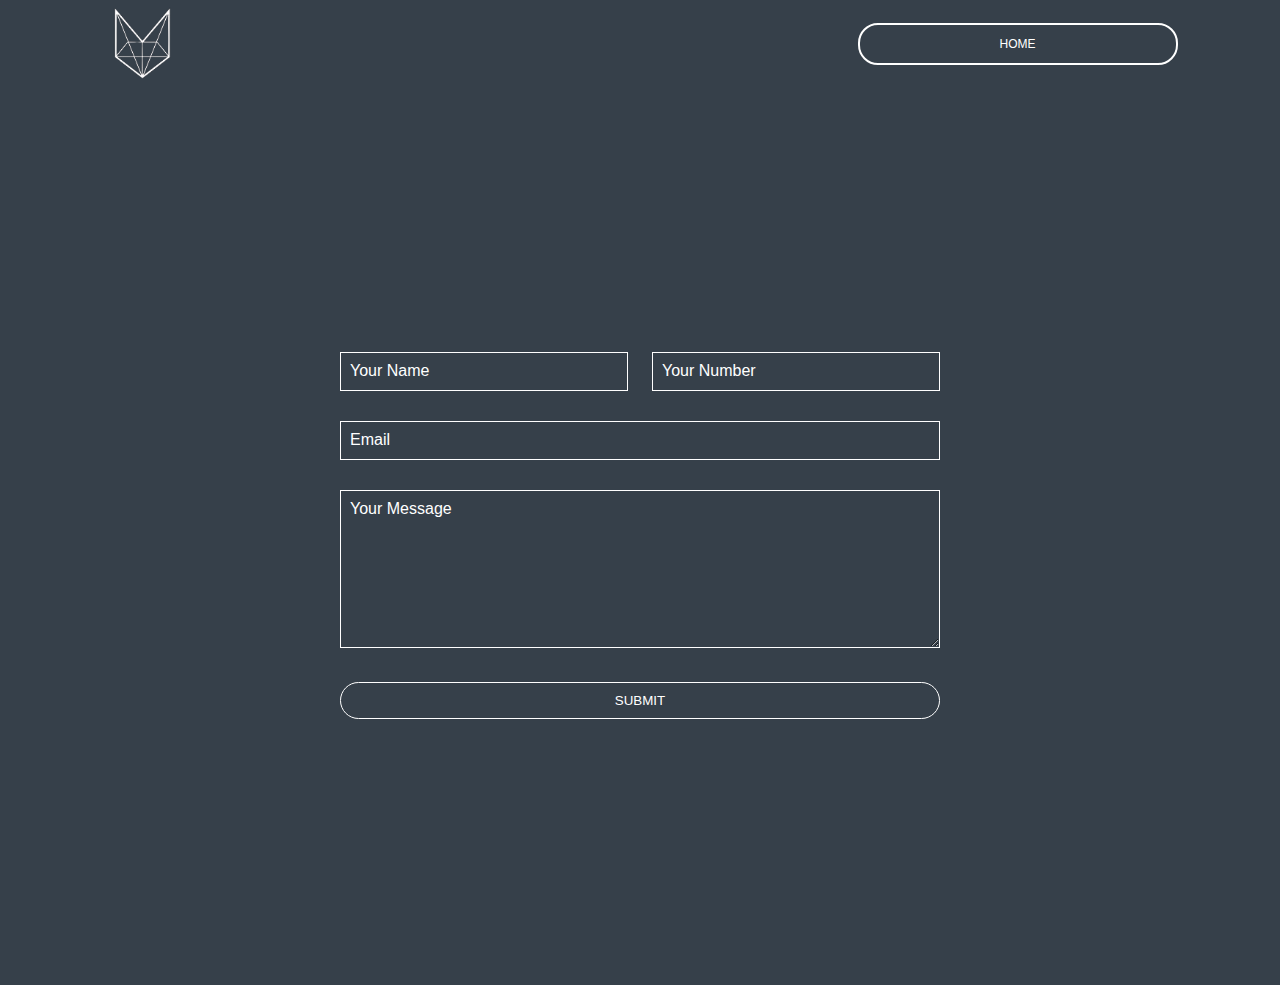
<file: 007contact.html>
<!--
Comments:

-->

<!DOCTYPE html>
<html>
<head>
	  <meta charset="UTF-8">
	  <meta http-equiv="X-UA-Compatible" content="IE=edge">
	  <meta name="viewport" content="width=device-width, initial-scale-1.0">

	  <link rel="stylesheet" href="007contact.css">
	  <title>Contact Us</title>

</head>
<body>

		       <div class="navbar">
               <img src="Img/001.png" class="logo">
               <nav>
                    <ul>
                         <li><a href="index.html">HOME</a></li>
                    </ul>
               </nav>
               
               </div>

	<div class="hero">
		     
		<form>

			<div class="row">
			    <div class="input-group">
			        <input type="text" id="name" required>
			        <label for="name">Your Name</label>
			    </div>

			    <div class="input-group">
			        <input type="number" id="number" required>
			        <label for="number">Your Number</label>
			    </div>
			 </div>

			<div class="input-group">
			    <input type="email" id="email" required>
			    <label for="email">Email</label>
			</div>

			<div class="input-group">
			    <textarea id="message" rows="8" required></textarea>
			    <label for="message">Your Message</label>
			</div>

			<button type="submit">SUBMIT</button>
		</form>

	</div>
<h1></h1>

<p></p>

<h2></h2>

</body>
<footer></footer>
</html>
</file>
<file: style.css>
/*
Comments:

*/

*{
	margin: 0;
	padding: 0;
	font-family: 'Roboto', sans-serif;
}

.container{
	width: 100%;
	height: 100vh;
	background-image: linear-gradient(rgba(0,0,0,0.7),rgba(0,0,0,0.7)),url(Img/001gallery/home.png);
	background-position: center;
	background-size: cover;
	padding-left: 8%;
	padding-right: 8%;
	box-sizing: border-box;
}

.navbar{
	height: 12%;
	display: flex;
	align-items: center;
}


.logo{
	width: 8vh;
	cursor: pointer;
}


.menu-icon{
	width: 4vh;
	cursor: pointer;
	padding-top: 30px;
	margin-left: 60px;
}

nav{
	flex: 1;
	text-align: right;
}

nav ul li{
	list-style: none;
	display: inline-block;
	margin-left: 60px;
}


nav ul li a .btn{
	width: 33vh;
	background: transparent;
	color: #fff;
	cursor: pointer;
	border: 2px solid #fff;
}

nav ul li a .btn:hover{
	background: #fff;
	color: #001730;
	font-weight: bold;
}

button{
	width: 180px;
	color: #000;
	font-size: 12px;
	padding: 12px 0;
	background: #fff;
	border: 0;
	border-radius: 20px;
	outline: none;
	margin-top: 30px;
}

.row{
	display: flex;
	height: 88%;
	align-items: center;
}

.col{
	flex-basis: 50%;
}

h1{
	width: 14vh;
	height: 10vh;
	color: #FFF;
	font-size: 60px;
}

p{
	color: #fff;
	font-size: 15px;
	line-height: 15px;
}

.card{
	width: 10vh;
	height: 14vh;
	display: inline-block;
	border-radius: 10px;
	padding: 15px 25px;
	box-sizing: border-box;
	cursor: pointer;
	margin: 30px 75px;
	background-position: center;
	background-size: cover;
	transition: transform 0.5s;
}

.card1{
	background-image: url(Img/001gallery/001.png);
}

.card2{
	background-image: url(Img/001gallery/002.png);
}

.card3{
	background-image: url(Img/001gallery/003.png);
}

.card4{
	background-image: url(Img/001gallery/004.png);
}

.card:hover{
	transform: translateY(-10px);
}

h5{
	color: #fff;
	text-shadow: 0 0 5px #999;
	text-align: center;
}

.card p{
	text-shadow: 0 0 15px #000;
	font-size: 8;
}
</file>
<file: 001houses.css>
/*
Comments:

*/

*{
	padding: 0;
	margin: 0;
	box-sizing: border-box;
	font-family: sans-serif;
}


body{
	width: 100%;
	height: 100%;
	background-color: #0F2E42;
	background-size: cover;
}


.container{
	padding-left: 8%;
	padding-right: 8%;
}


.navbar{
	height: 12%;
	display: flex;
	align-items: center;
}

.logo{
	width: 8vh;
	cursor: pointer;
}

.menu-icon{
	width: 4vh;
	cursor: pointer;
	margin-left: 60px;
	margin-top: 30px;
}

nav{
	flex: 1;
	text-align: right;
}

nav ul li{
	list-style: none;
	display: inline-block;
	margin-left: 60px;
}

nav ul li a .btn{
	width: 33vh;
	background: transparent;
	color: #fff;
	cursor: pointer;
	border: 2px solid #fff;
}

nav ul li a .btn:hover{
	background: #fff;
	color: #001730;
	font-weight: bold;
}

button{
	width: 180px;
	color: #000;
	font-size: 12px;
	padding: 12px 0;
	background: #fff;
	border: 0;
	border-radius: 20px;
	outline: none;
	margin-top: 30px;
}


.gallery {
	margin: 40px 3%;

}

.gallery img {
	transition: 1s;
	padding: 15px;
	width: 350px;
	height: 500px;
	display: inline-block;
	align-items: center;
}

.gallery img:hover {
	filter: drop-shadow(0px 8px 30px #fff);
	transform: scale(1:1);
}
</file>
<file: 005disclaimer.css>
/*
Comments:

*/

*{
	margin: 0;
	padding: 0;
	box-sizing: border-box;
	font-family: 'poppins', sans-serif;
}

body{
	width: 99%;
	height: 99vh;
	background-color: #36404A;
	background-repeat: no-repeat;
	background-size: cover;

	color:white;
}

.wrapper{
	margin-right: auto;
	margin-left: auto;

max-width: 960px;

padding-right: 10px;
padding-left: 10px;

text-align: center;

}


h1{
	font: caption;
	font-size: 50px;
	color: white;
	text-align: center;
	font-family: sans-serif, serif;
}


h2{
	text-align: center;
}
p{
	text-align: center;
}


.item001{

	width: 50px;
	height: 50px;
	position: relative;
	margin-right: 10px;

}

.item002{

	width: 60px;
	height: 60px;
	position: relative;
	margin-right: 20px;

}

.item003{

	width: 70px;
	height: 70px;
	position: relative;
	margin-right: 30px;

}

.item004{

	width: 80px;
	height: 80px;
	margin-right: 40px;

}

li{
	display: inline;
}



footer{

	
	background-size:100% 100%;

    font-family: sans-serif, serif;
    font-size: 14px;
	text-align: center;
	
	vertical-align: bottom;
	justify-content: bottom;

	position: relative;
	bottom: 40px;
}

footer p{
	border: 2px solid #fff;
	padding-top: 20px;
	padding-bottom: 20px;
	margin-right: 100px;
	margin-left: 80px;
}

footer p a{
	text-decoration: none;
	color: #fff;
}

footer p a:hover{
	color: #000;
	border 2px solid #fff;
	background-color: #fff;
	border-radius: 20px;
	padding: 2px;
}

.paragraph1{

	text-align: center;
	font-size: 25px;
	font-family: sans-serif, serif;
}

.column{

	float: left;
	width:10%;
	padding: 5px;
	flex:15%;

}

.row{
	display: flex;
	padding-left: 200px;
}
</file>
<file: 006terms.css>
/*
Comments:

*/

*{
	margin: 0;
	padding: 0;
	box-sizing: border-box;
	font-family: 'poppins', sans-serif;
}


body{
	width: 100%;
	background-color: #36404A;
	background-repeat: no-repeat;
	background-size: cover;
	
	text-align: Left;
	padding-left: 15px;

	color:white;
}


.wrapper{
	margin-right: auto;
	margin-left: auto;

max-width: 960px;

padding-right: 10px;
padding-left: 10px;

text-align: center;

}





h1{
	font: caption;
	font-size: 50px;
	color: white;
	text-align: center;
	font-family: sans-serif, serif;
}






.item001{

	width: 50px;
	height: 50px;
	position: relative;
	margin-right: 10px;

}

.item002{

	width: 60px;
	height: 60px;
	position: relative;
	margin-right: 20px;

}

.item003{

	width: 70px;
	height: 70px;
	position: relative;
	margin-right: 30px;

}

.item004{

	width: 80px;
	height: 80px;
	margin-right: 40px;

}

li{
	display: inline;
}



footer{

	
	background-size:50% 50%;

    font-family: sans-serif, serif;
    font-size: 14px;
	text-align: center;
	
	vertical-align: bottom;
	justify-content: bottom;

	position: relative;
	bottom: -0.1;
}

footer p{
	border: 2px solid #fff;
	padding-top: 20px;
	padding-bottom: 20px;
	margin-right: 100px;
	margin-left: 80px;
}

footer p a{
	text-decoration: none;
	color: #fff;
}

footer p a:hover{
	color: #000;
	border 2px solid #fff;
	background-color: #fff;
	border-radius: 20px;
	padding: 2px;
}

.paragraph1{

	text-align: center;
	font-size: 25px;
	font-family: sans-serif, serif;
}

.column{

	float: left;
	width:10%;
	padding: 5px;
	flex:15%;

}

.row{
	display: flex;
	padding-left: 200px;
	

}


body .chevron-up a{
	text-decoration: none;
	color: #fff;
	border: 2px solid #fff;
	padding: 12px 12px;
	border-radius: 20px;
	margin-left: 20px;
}


body .chevron-up a:hover{
	background: #fff;
	color: #000;
}
</file>
<file: 007contact.css>
/*
Comments:

*/

*{
	margin: 0;
	padding: 0;
	font-family: 'poppins', sans-serif;
	box-sizing: border-box;
}


.navbar{
	height: 12%;
	display: flex;
	align-items: center;

	padding-left: 8%;
	padding-right: 8%;
	box-sizing: border-box;
	background-color: #36404A;
}

.logo{
	width: 80px;
	cursor: pointer;
}

.menu-icon{
	width: 30px;
	cursor: pointer;
	margin-left: 60px;
}

nav{
	flex: 1;
	text-align: right;
	box-sizing: border-box;
}



nav ul li{
	list-style: none;
	display: inline-block;
	margin-left: 60px;
}

nav ul li a{
	text-decoration: none;
	color: #fff;
	font-size: 12px;
	
	padding: 12px;
	border-radius: 20px;
	border: 2px solid #fff;
	padding-left: 140px;
	padding-right: 140px;
}

nav ul li a:hover{
	color: #000;
	background-color: #fff;
	font-weight: bold;
}

.hero{
	width: 100%;
	height: 100vh;
	background-color: #36404A;
	background-position: center;
	background-size: cover;
	display: flex;
	align-items: center;
	justify-content: center;

}

form{
	width: 90%;
	max-width: 600px;
}

.input-group{
	margin-bottom: 30px;
	position: relative;
}

input, textarea{
	width: 100%;
	padding: 10px;
	outline: 0;
	border: 1px solid #fff;
	color: #fff;
	background: transparent;
	font-size: 15px;
}

label{
	height: 100%;
	position: absolute;
	left: 0;
	top: 0;
	padding: 10px;
	color: #fff;
	cursor: text;
	transition: 0.2s;
}

button{
	padding: 10px 0;
	color: #fff;
	outline: none;
	background: transparent;
	border: 1px solid #fff;
	width: 100%;
	cursor: pointer;
	border-radius: 25px;
}

button:hover{
	background: #fff;
	color: #000;
	transition: 0.2s;
	font-weight: bold;
	border: 1px solid #fff;
}

input:focus~label,
input:valid~label,
textarea:focus~label,
textarea:valid~label{
	top: -35px;
	font-size: 14px;
}

.row{
	display: flex;
	align-items: center;
	justify-content: space-between;
}

.row .input-group{
	flex-basis: 48%;
}
</file>
